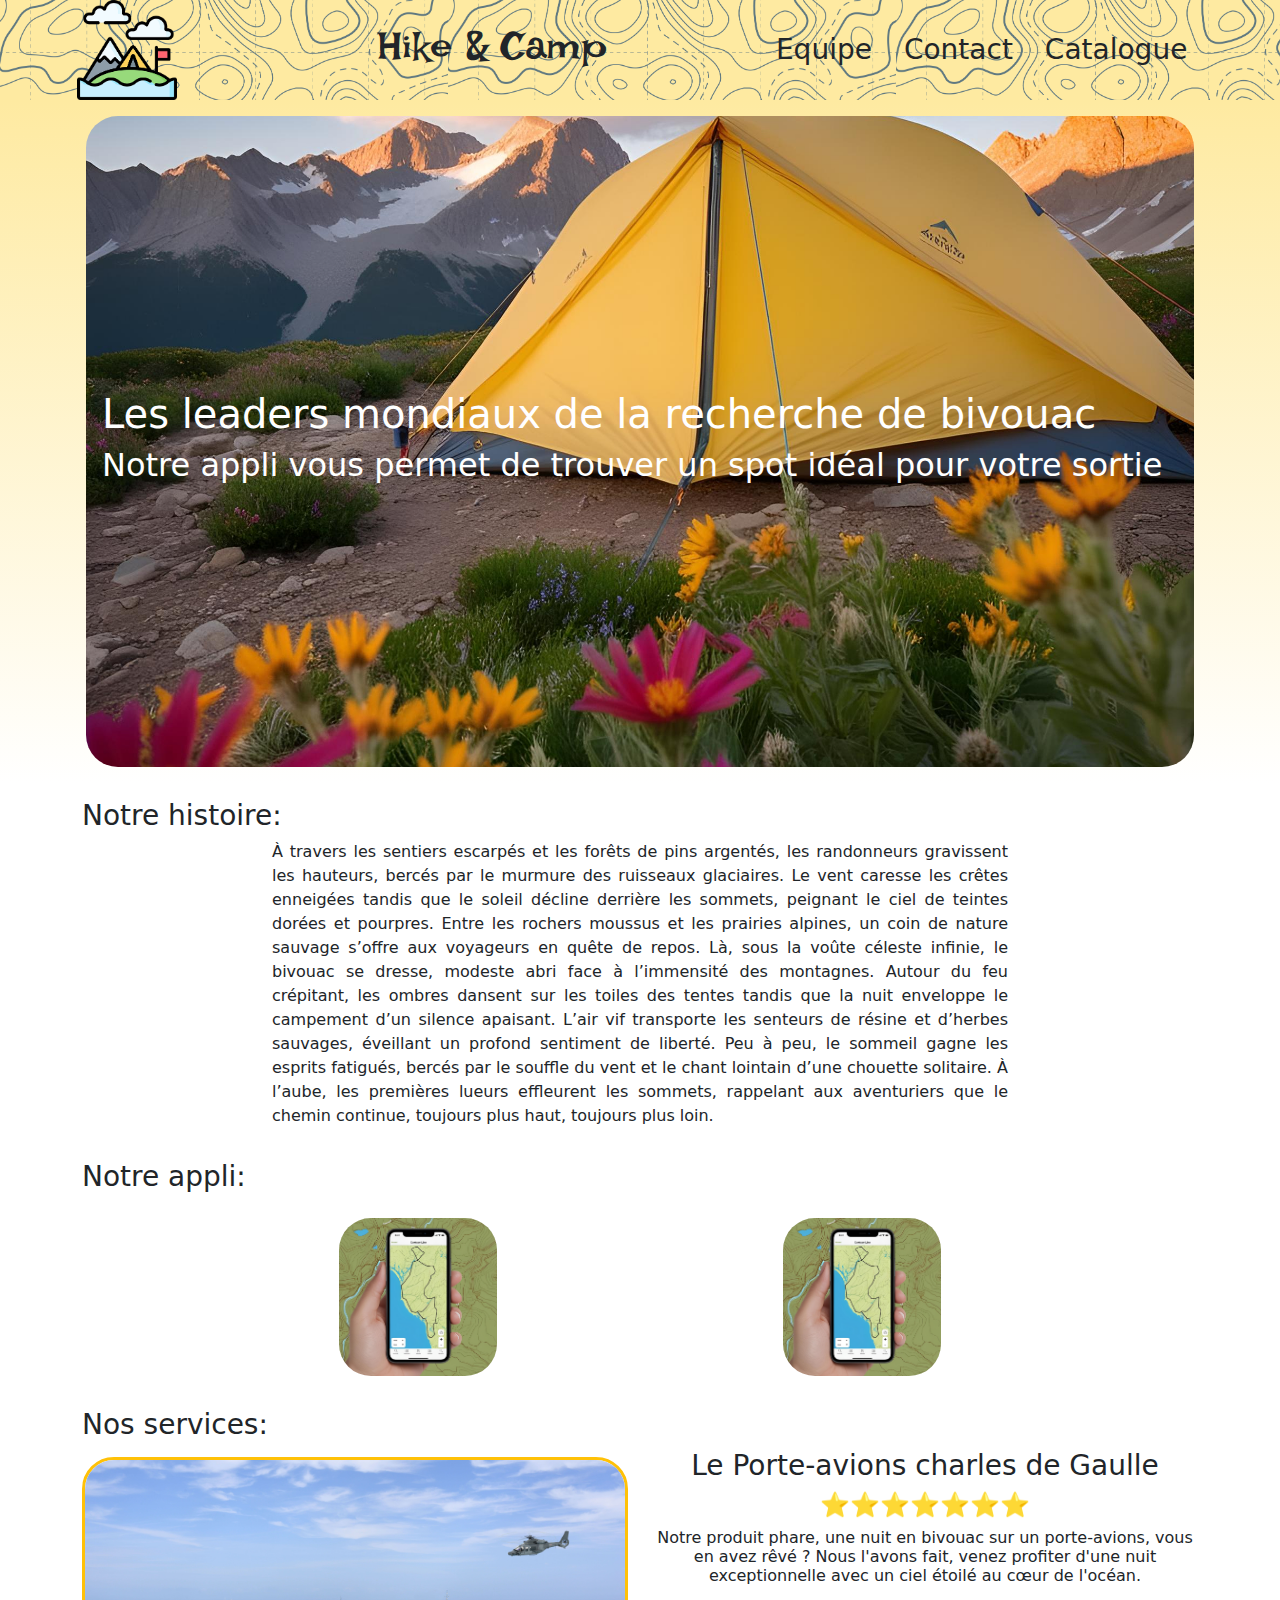
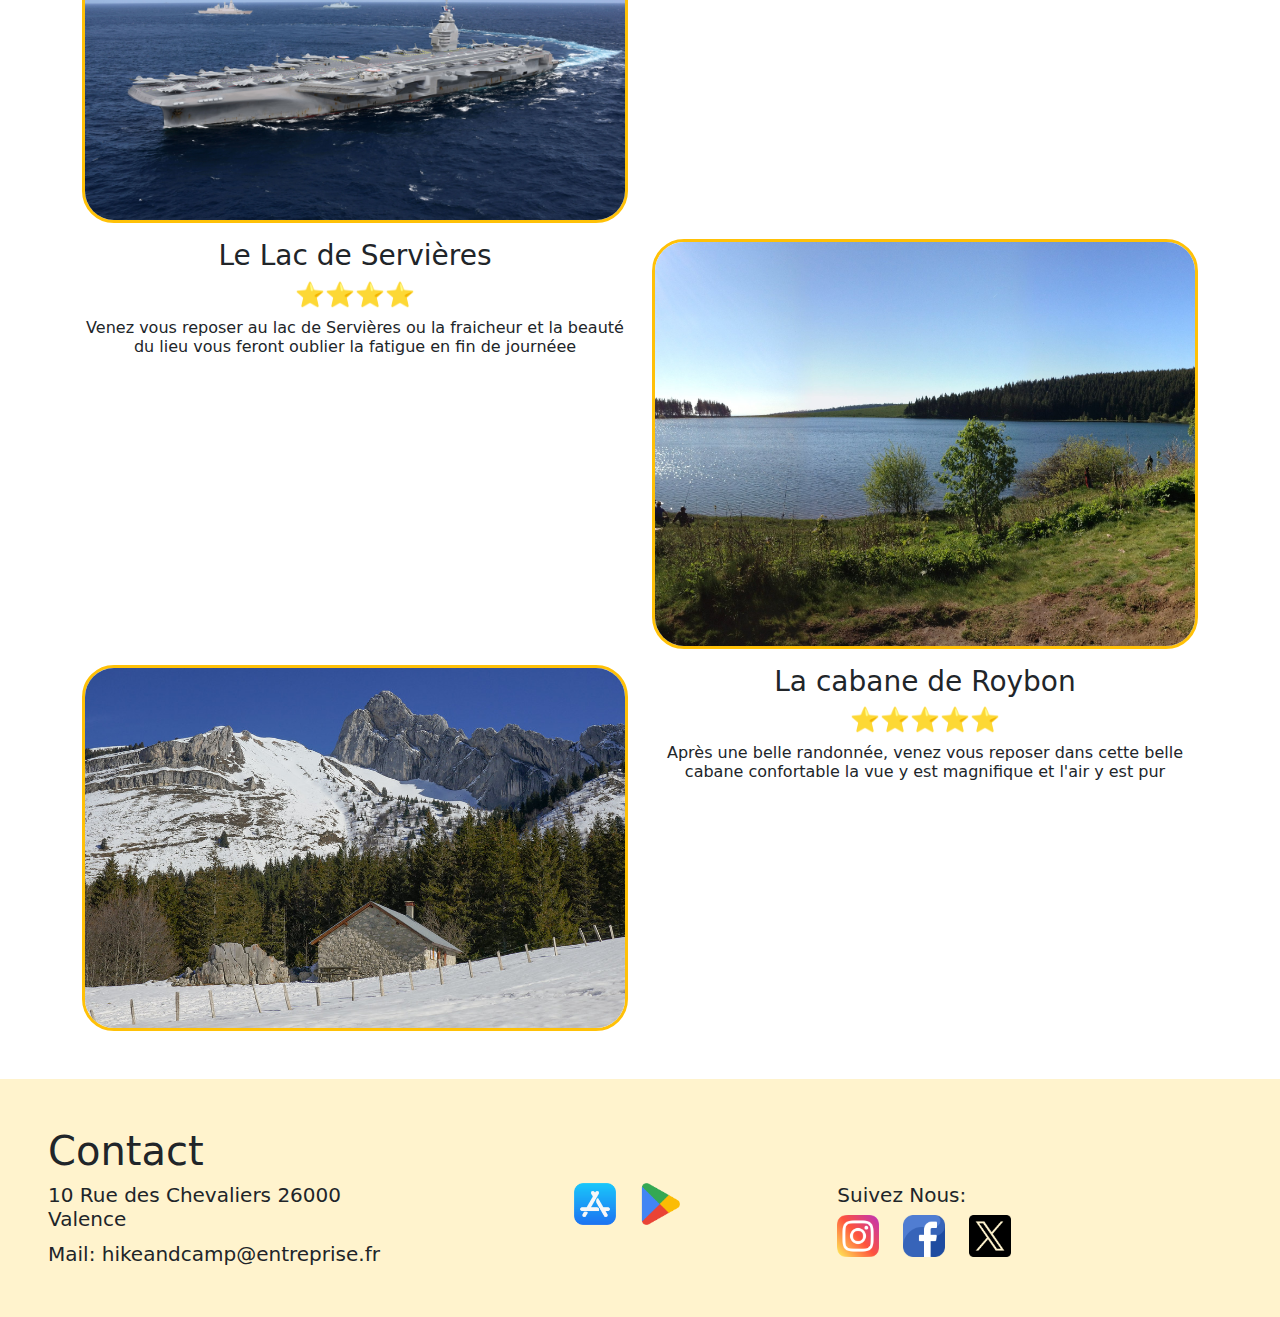
<file: index.html>
<!DOCTYPE html>
<html lang="fr">

<head>
    <meta charset="utf-8">
    <meta name="viewport" content="width=device-width, initial-scale=1">
    <link href="https://cdn.jsdelivr.net/npm/bootstrap@5.3.3/dist/css/bootstrap.min.css" rel="stylesheet"
        integrity="sha384-QWTKZyjpPEjISv5WaRU9OFeRpok6YctnYmDr5pNlyT2bRjXh0JMhjY6hW+ALEwIH" crossorigin="anonymous">
    <link href="style.css" rel="stylesheet">
    <title>Hike & Camp</title>
    <link rel="icon" type="image/x-icon" href="./Images/Logo.png">
</head>

<body>
    <ul class="nav justify-content-around navheader bg-primary sticky-top align-items-center">
        <li class="nav-item">
            <a href="index.html"><img src="Images/Logo.png" class="img-fluid logo roule" alt="logo"></a>
        </li>
        <li class="nav-item">
            <h1 class="marque">Hike & Camp</h1>
        </li>
        <li class="nav-item d-flex flex-row">
            <a class="nav-link fs-3 text-dark" href="equipe.html">Equipe</a>
            <a class="nav-link fs-3 text-dark" href="contact.html">Contact</a>
            <a class="nav-link fs-3 text-dark" href="catalogue.php">Catalogue</a>

        </li>

    </ul>
    <section id="blocDescription">
        <div class="card text-white container-sm bg-transparent border-0 p-3">
            <img src="Images/image_accueil_bivouac.png" class="card-img rounded-5" alt="Image">
            <div class="card-img-overlay d-flex flex-column justify-content-center align-items-start w-100 text-wrap">
                <h1 class="card-title ps-3 display-7 display-md-3 display-lg-2">Les leaders mondiaux de la recherche de
                    bivouac</h1>
                <h2 class="card-title ps-3 display-7 display-md-3 display-lg-2">Notre appli vous permet de trouver un
                    spot idéal pour votre sortie</h2>
            </div>
        </div>
    </section>
    <div class="container mt-3">
        <h3>Notre histoire:</h3>
    </div>
    <div class="container">
        <div class="row justify-content-center">
            <div class="col-xl-8">
                <p>À travers les sentiers escarpés et les forêts de pins argentés, les randonneurs
                    gravissent les hauteurs, bercés par le murmure des ruisseaux glaciaires. Le vent caresse les crêtes
                    enneigées tandis que le soleil décline derrière les sommets, peignant le ciel de teintes dorées et
                    pourpres.
                    Entre les rochers moussus et les prairies alpines, un coin de nature sauvage s’offre aux voyageurs
                    en
                    quête
                    de repos. Là, sous la voûte céleste infinie, le bivouac se dresse, modeste abri face à l’immensité
                    des
                    montagnes.
                    Autour du feu crépitant, les ombres dansent sur les toiles des tentes tandis que la nuit enveloppe
                    le
                    campement d’un silence apaisant. L’air vif transporte les senteurs de résine et d’herbes sauvages,
                    éveillant
                    un profond sentiment de liberté. Peu à peu, le sommeil gagne les esprits fatigués, bercés par le
                    souffle
                    du
                    vent et le chant lointain d’une chouette solitaire. À l’aube, les premières lueurs effleurent les
                    sommets,
                    rappelant aux aventuriers que le chemin continue, toujours plus haut, toujours plus loin.
                </p>
            </div>
        </div>
    </div>
    <div class="container mt-3">
        <h3>Notre appli:</h3>
    </div>
    <div class="container">
        <div class="row justify-content-evenly">
            <div class="col-xl-2 p-3">
                <img class="img-fluid rounded-5" alt="imagedelappli" src="Images/appli_telephone.png">
            </div>
            <div class="col-xl-2 p-3">
                <img class="img-fluid rounded-5" alt="imagedelappli" src="Images/appli_telephone.png">
            </div>
        </div>
    </div>
    <!-- SERVICE        -->
    <!-- Produit 1-->
    <div class="container mt-3">
        <h3>Nos services:</h3>
    </div>
    <div class="container mt-3">
        <div class="row g-4 d-flex flex-column flex-md-row">
            <div class="col-md-6">
                <a href="./produit3.html">
                    <img class="w-100 border border-warning border-3 rounded-5" src="./Images/lieux/porteavion.jpg"
                        alt="porteavions">
                </a>
            </div>
            <div class="col-md-6 g-3 text-center">
                <h3>Le Porte-avions charles de Gaulle</h3>
                <h4 class="text-center">⭐⭐⭐⭐⭐⭐⭐</h4>
                <h6>Notre produit phare, une nuit en bivouac sur un porte-avions, vous en avez rêvé ? Nous l'avons
                    fait,
                    venez profiter d'une nuit exceptionnelle avec un ciel étoilé au cœur de l'océan.
                </h6>
            </div>
        </div>
    </div>
    <!-- Produit 2-->
    <div class="container mt-3">
        <div class="row g-4 d-flex flex-column flex-md-row-reverse">
            <div class="col-md-6">
                <a href="./produit3.html">
                <div class="ratio ratio-4x3">
                    <img class="object-fit-cover w-100 border border-warning border-3 rounded-5"
                        src="./Images/lieux/servieres.jpg" alt="porteavions">
                </div>
                </a>
            </div>
            <div class="col-md-6 text-center">
                <h3>Le Lac de Servières</h3>
                <h4 class="text-center">⭐⭐⭐⭐</h4>
                <h6>Venez vous reposer au lac de Servières ou la fraicheur et la beauté du lieu vous feront oublier la
                    fatigue en fin de journéee
                </h6>
            </div>
        </div>
    </div>
    <!-- Produit 3-->
    <div class="container mt-3">
        <div class="row g-4 d-flex flex-column flex-md-row">
           <div class="col-md-6"> 
               <a href="./produit3.html">
            
                <img class="w-100 border border-warning border-3 rounded-5" src="./Images/lieux/roybon.jpeg"
                    alt="porteavions">
                        </a> 
           </div>
            <div class="col-md-6 text-center">
                <h3>La cabane de Roybon</h3>
                <h4 class="text-center">⭐⭐⭐⭐⭐</h4>
                <h6>Après une belle randonnée, venez vous reposer dans cette belle cabane confortable la vue y est
                    magnifique et l'air y est pur
                </h6>
            </div>
        </div>
    </div>

    <!-- FOOTER      -->
    <footer class="container-fluid mt-5 p-5 bg-warning-subtle ">
        <div class="row">
            <div class="row">
                <h2 class="fs-1">Contact</h2>
            </div>

            <div class="row">
                <div class="col-12 col-xl-4">
                    <h3 class="fs-5">10 Rue des Chevaliers 26000 Valence</h3>
                    <a href="mailto:hikeandcamp@entreprise.fr" class="link-dark fs-5 link-underline-opacity-0">Mail:
                        hikeandcamp@entreprise.fr</a>
                </div>
                <div class="col-12 col-xl-4">
                    <div class="d-flex row justify-content-center">
                        <a href="" class="col-3 col-xl-2" role="button"><img src="./Images/appstore.png"
                                class="img-fluid" alt="logo-appstore"></a>
                        <a href="" class="col-3 col-xl-2" role="button"><img src="./Images/playstore.png"
                                class="img-fluid" alt="logo_playstore"></a>
                    </div>
                </div>

                <div class="col-12 col-xl-4">
                    <h2 class="fs-5">Suivez Nous:</h2>
                    <div class="row">
                        <a class="col-3 col-xl-2 " id="logo_insta" href="https://www.instagram.com/"><img
                                class="img-fluid" src="Images/instagram.png" alt="logo instagram"
                                title="logo instagram"></a>
                        <a class="col-3 col-xl-2" id="logo_face" href="https://www.facebook.com"><img class="img-fluid"
                                src="Images/facebook.png" alt="logo facebook" title="logo facebook"></a>
                        <a class="col-3 col-xl-2" id="logo_twit" href="https://x.com"><img class="img-fluid"
                                src="Images/twitter.png" alt="logo twitter" title="logo twitter"></a>
                    </div>

                </div>

            </div>
        </div>

    </footer>
</body>

</html>
</file>
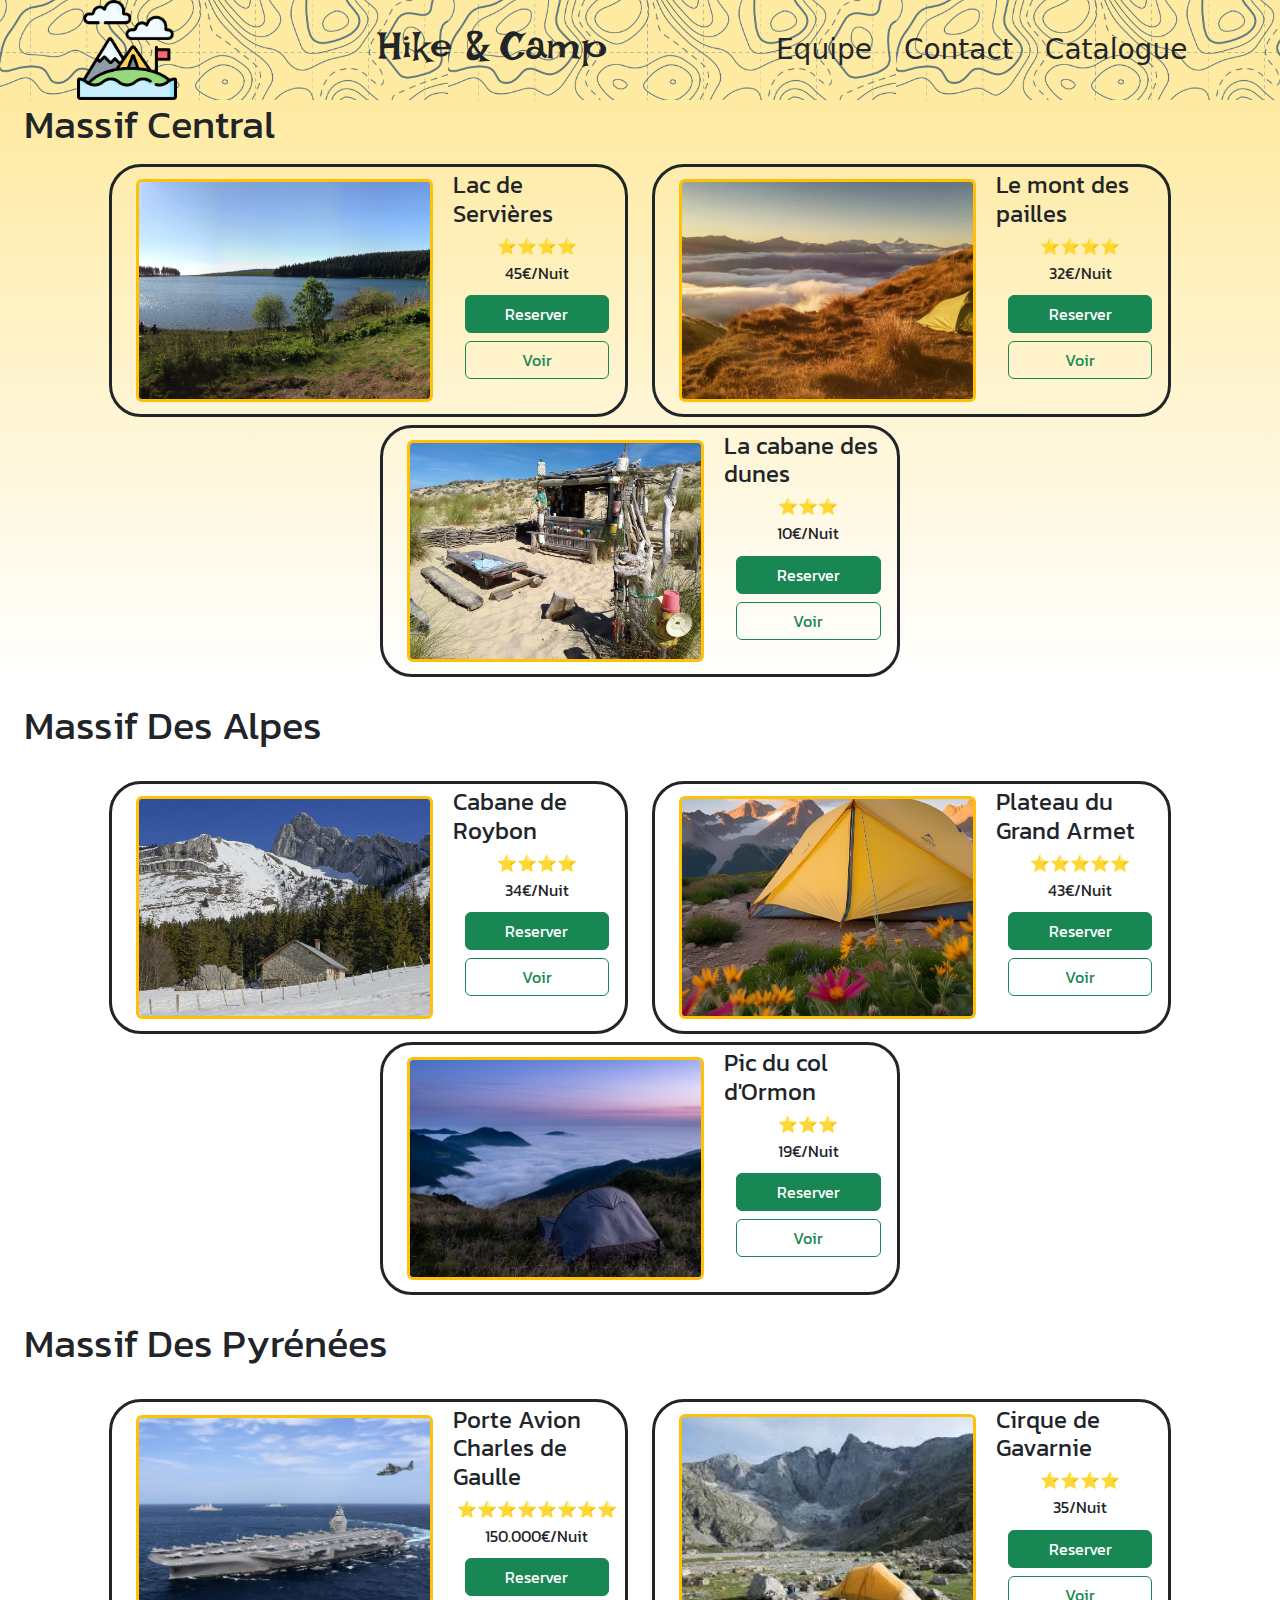
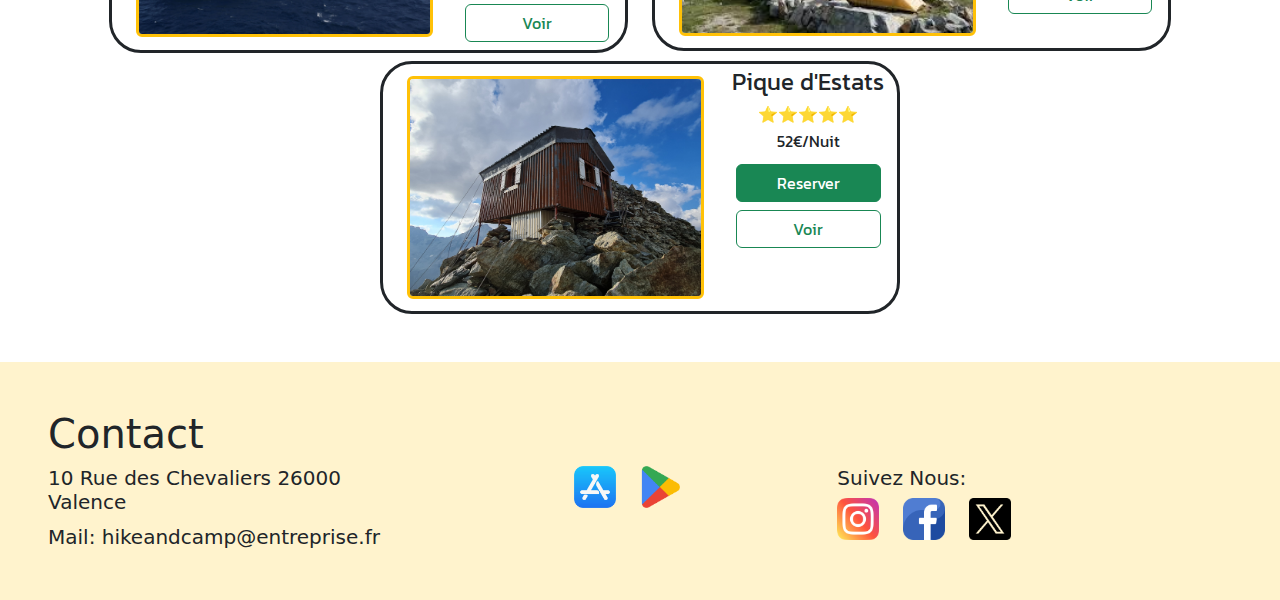
<file: catalogue.html>
<!DOCTYPE html>
<html lang="en">

<head>
    <meta charset="UTF-8">
    <meta name="viewport" content="width=device-width, initial-scale=1.0">
    <link rel="icon" type="image/png" href="Images/Logo.png">
    <!-- BootStrap -->
    <meta name="viewport" content="width=device-width, initial-scale=1">
    <link href="https://cdn.jsdelivr.net/npm/bootstrap@5.3.3/dist/css/bootstrap.min.css" rel="stylesheet"
        integrity="sha384-QWTKZyjpPEjISv5WaRU9OFeRpok6YctnYmDr5pNlyT2bRjXh0JMhjY6hW+ALEwIH" crossorigin="anonymous">
    <!-- Style Perso -->
    <link href="style.css" rel="stylesheet">

    <title>HikeAndCamp</title>
</head>

<body>
    <!-- Menu -->
    <ul class="nav justify-content-around navheader bg-primary sticky-top align-items-center">
        <li class="nav-item">
            <a href="./index.html"><img src="./Images/Logo.png" class="img-fluid logo" alt="logo"></a>
        </li>
        <li class="nav-item">
            <h1 class="marque">Hike & Camp</h1>
        </li>
        <li class="nav-item d-flex flex-row">
            <a class="nav-link fs-3 text-dark" href="./equipe.html">Equipe</a>
            <a class="nav-link fs-3 text-dark" href="./contact.html">Contact</a>
            <a class="nav-link fs-3 text-dark" href="./catalogue.html">Catalogue</a>

        </li>

    </ul>
    <!-- Fin Menu -->
    <main id="ancre">
        <div class="position-fixed z-3  m-0 translate-middle-x start-50 w-75 mb-3">
            <form id="formulaire_reservation" method="post" action="https://httpbin.org/post et" class="bg-primary p-2 border border-black border-5 rounded-5">
                <a href="#ancre" role="button" class="btn btn-close position-absolute end-0 me-3"></a>
                <div class="row justify-content-around">
                    <div class="col-12 col-xl-4 mt-3 text-center">
                        <h4 class="form-label fw-bold">Nom</h4>
                        <input type="text" name="Nom" class="form-control" placeholder="Entrez votre nom" required>
                    </div>
                    <div class="col-12 col-xl-4 mt-3 text-center">
                        <h4 form-label fw-bold>Mail</h4>
                        <input type="email" name="Mail" class="form-control" placeholder="Entrez votre mail" required>
                    </div>
                </div>
                <div class="row justify-content-around mt-3 text-center">
                    <div class="col-12 col-xl-4">
                        <h4 form-label fw-bold>Date d'arrivée</h4>
                        <input type="date" class="form-control" name="DateArrivee">
                    </div>
                    <div class="col-12 col-xl-4">
                        <h4 form-label fw-bold>Date de départ</h4>
                        <input type="date" class="form-control" name="DateDepart" >
                    </div>
                </div>
                <div class="row justify-content-center mt-3 text-center">
                    <div class="col-3 m-1">
                        <button type="reset" class="btn btn-danger">Effacer</button>
                    </div>
                    <div class="col-3 m-1">
                        <button type="submit" class="btn btn-success">Payer</button>
                    </div>
                </div>
            </form>
        </div>
        <!-- Massif Central -->
        <div id="blocDescription">
            <div>
                <h1 class="ms-4">Massif Central</h1>
            </div>
            <div class="row justify-content-center">
                <div class="col-12 col-xl-5 mt-2">
                    <div class="row m-0 img-fluid border border-dark border-3 rounded-5 p-1">
                        <div class="col-8 d-flex justify-content-center align-items-center ">
                            <div class="ratio ratio-4x3 m-2">
                                <img class="img-fluid object-fit-cover border border-warning border-3 rounded-2"
                                    src="./Images/lieux/servieres.jpg" alt="Image camp" title="Image zone bivouac">
                            </div>
                        </div>
                        <div class="col-4 d-flex flex-column align-items-center">
                            <h3 class="row fs-4">Lac de Servières</h3>
                            <h4 class="row fs-6">⭐⭐⭐⭐</h4>
                            <h4 class="row fs-6">45€/Nuit</h4>
                            <div class="row d-flex m-1 w-100">
                                <a href="#formulaire_reservation" class="btn btn-success m-auto" role="button">Reserver</a>
                            </div>
                            <div class="row d-flex m-1 w-100">
                                <a href="./produit2.html" class="btn btn-outline-success m-auto" role="button">Voir</a>
                            </div>
                        </div>
                    </div>
                </div>
                <div class="col-12 col-xl-5 mt-2">
                    <div class="row m-0 img-fluid border border-dark border-3 rounded-5 p-1">
                        <div class="col-8 d-flex justify-content-center align-items-center ">
                            <div class="ratio ratio-4x3 m-2">
                                <img class="img-fluid object-fit-cover border border-warning border-3 rounded-2"
                                    src="./Images/lieux/Lieu3.jpg" alt="Image camp" title="Image zone bivouac">
                            </div>
                        </div>
                        <div class="col-4 d-flex flex-column align-items-center">
                            <h3 class="row fs-4">Le mont des pailles</h3>
                            <h4 class="row fs-6">⭐⭐⭐⭐</h4>
                            <h4 class="row fs-6">32€/Nuit</h4>
                            <div class="row d-flex m-1 w-100">
                                <a href="#formulaire_reservation" class="btn btn-success m-auto" role="button">Reserver</a>
                            </div>
                            <div class="row d-flex m-1 w-100">
                                <a href="./produit2.html" class="btn btn-outline-success m-auto" role="button">Voir</a>
                            </div>
                        </div>
                    </div>
                </div>
                <div class="col-12 col-xl-5 mt-2">
                    <div class="row m-0 img-fluid border border-dark border-3 rounded-5 p-1">
                        <div class="col-8 d-flex justify-content-center align-items-center ">
                            <div class="ratio ratio-4x3 m-2">
                                <img class="img-fluid object-fit-cover border border-warning border-3 rounded-2"
                                    src="./Images/lieux/Lieu4.jpg" alt="Image camp" title="Image zone bivouac">
                            </div>
                        </div>
                        <div class="col-4 d-flex flex-column align-items-center">
                            <h3 class="row fs-4">La cabane des dunes</h3>
                            <h4 class="row fs-6">⭐⭐⭐</h4>
                            <h4 class="row fs-6">10€/Nuit</h4>
                            <div class="row d-flex m-1 w-100">
                                <a href="#formulaire_reservation" class="btn btn-success m-auto" role="button">Reserver</a>
                            </div>
                            <div class="row d-flex m-1 w-100">
                                <a href="./produit2.html" class="btn btn-outline-success m-auto" role="button">Voir</a>
                            </div>
                        </div>
                    </div>
                </div>
            </div>

        </div>
        <!-- Fin Massif Central -->
         <!-- Massif Des Alpes -->
        <div>
            <div>
                <h1 class="m-4">Massif Des Alpes</h1>
            </div>
            <div class="row justify-content-center">
                <div class="col-12 col-xl-5 mt-2">
                    <div class="row m-0 img-fluid border border-dark border-3 rounded-5 p-1">
                        <div class="col-8 d-flex justify-content-center align-items-center ">
                            <div class="ratio ratio-4x3 m-2">
                                <img class="img-fluid object-fit-cover border border-warning border-3 rounded-2"
                                    src="./Images/lieux/roybon.jpeg" alt="Image camp" title="Image zone bivouac">
                            </div>
                        </div>
                        <div class="col-4 d-flex flex-column align-items-center">
                            <h3 class="row fs-4">Cabane de Roybon</h3>
                            <h4 class="row fs-6">⭐⭐⭐⭐</h4>
                            <h4 class="row fs-6">34€/Nuit</h4>
                            <div class="row d-flex m-1 w-100">
                                <a href="#formulaire_reservation" class="btn btn-success m-auto" role="button">Reserver</a>
                            </div>
                            <div class="row d-flex m-1 w-100">
                                <a href="./produit1.html" class="btn btn-outline-success m-auto" role="button">Voir</a>
                            </div>
                        </div>
                    </div>
                </div>
                <div class="col-12 col-xl-5 mt-2">
                    <div class="row m-0 img-fluid border border-dark border-3 rounded-5 p-1">
                        <div class="col-8 d-flex justify-content-center align-items-center ">
                            <div class="ratio ratio-4x3 m-2">
                                <img class="img-fluid object-fit-cover border border-warning border-3 rounded-2"
                                    src="./Images/image_accueil_bivouac.png" alt="Image camp" title="Image zone bivouac">
                            </div>
                        </div>
                        <div class="col-4 d-flex flex-column align-items-center">
                            <h3 class="row fs-4">Plateau du Grand Armet</h3>
                            <h4 class="row fs-6">⭐⭐⭐⭐⭐</h4>
                            <h4 class="row fs-6">43€/Nuit</h4>
                            <div class="row d-flex m-1 w-100">
                                <a href="#formulaire_reservation" class="btn btn-success m-auto" role="button">Reserver</a>
                            </div>
                            <div class="row d-flex m-1 w-100">
                                <a href="#formulaire_reservation" class="btn btn-outline-success m-auto" role="button">Voir</a>
                            </div>
                        </div>
                    </div>
                </div>
                <div class="col-12 col-xl-5 mt-2">
                    <div class="row m-0 img-fluid border border-dark border-3 rounded-5 p-1">
                        <div class="col-8 d-flex justify-content-center align-items-center ">
                            <div class="ratio ratio-4x3 m-2">
                                <img class="img-fluid object-fit-cover border border-warning border-3 rounded-2"
                                    src="./Images/lieux/lieu6.jpg" alt="Image camp" title="Image zone bivouac">
                            </div>
                        </div>
                        <div class="col-4 d-flex flex-column align-items-center">
                            <h3 class="row fs-4">Pic du col d'Ormon</h3>
                            <h4 class="row fs-6">⭐⭐⭐</h4>
                            <h4 class="row fs-6">19€/Nuit</h4>
                            <div class="row d-flex m-1 w-100">
                                <a href="#formulaire_reservation" class="btn btn-success m-auto" role="button">Reserver</a>
                            </div>
                            <div class="row d-flex m-1 w-100">
                                <a href="#formulaire_reservation" class="btn btn-outline-success m-auto" role="button">Voir</a>
                            </div>
                        </div>
                    </div>
                </div>
            </div>

        </div>
        <!-- Fin Massif Des alpes -->
         <!-- Massif Des Pyrénées -->
        <div>
            <div>
                <h1 class="m-4">Massif Des Pyrénées</h1>
            </div>
            <div class="row justify-content-center">
                <div class="col-12 col-xl-5 mt-2">
                    <div class="row m-0 img-fluid border border-dark border-3 rounded-5 p-1">
                        <div class="col-8 d-flex justify-content-center align-items-center ">
                            <div class="ratio ratio-4x3 m-2">
                                <img class="img-fluid object-fit-cover border border-warning border-3 rounded-2"
                                    src="./Images/lieux/porteavion.jpg" alt="Image camp" title="Image zone bivouac">
                            </div>
                        </div>
                        <div class="col-4 d-flex flex-column align-items-center">
                            <h3 class="row fs-4">Porte Avion Charles de Gaulle</h3>
                            <h4 class="row fs-6">⭐⭐⭐⭐⭐⭐⭐⭐</h4>
                            <h4 class="row fs-6">150.000€/Nuit</h4>
                            <div class="row d-flex m-1 w-100">
                                <a href="#formulaire_reservation" class="btn btn-success m-auto" role="button">Reserver</a>
                            </div>
                            <div class="row d-flex m-1 w-100">
                                <a href="./produit3.html" class="btn btn-outline-success m-auto" role="button">Voir</a>
                            </div>
                        </div>
                    </div>
                </div>
                <div class="col-12 col-xl-5 mt-2">
                    <div class="row m-0 img-fluid border border-dark border-3 rounded-5 p-1">
                        <div class="col-8 d-flex justify-content-center align-items-center ">
                            <div class="ratio ratio-4x3 m-2">
                                <img class="img-fluid object-fit-cover border border-warning border-3 rounded-2"
                                    src="./Images/lieux/lieu7.jpg" alt="Image camp" title="Image zone bivouac">
                            </div>
                        </div>
                        <div class="col-4 d-flex flex-column align-items-center">
                            <h3 class="row fs-4">Cirque de Gavarnie</h3>
                            <h4 class="row fs-6">⭐⭐⭐⭐</h4>
                            <h4 class="row fs-6">35/Nuit</h4>
                            <div class="row d-flex m-1 w-100">
                                <a href="#formulaire_reservation" class="btn btn-success m-auto" role="button">Reserver</a>
                            </div>
                            <div class="row d-flex m-1 w-100">
                                <a href="#formulaire_reservation" class="btn btn-outline-success m-auto" role="button">Voir</a>
                            </div>
                        </div>
                    </div>
                </div>
                <div class="col-12 col-xl-5 mt-2">
                    <div class="row m-0 img-fluid border border-dark border-3 rounded-5 p-1">
                        <div class="col-8 d-flex justify-content-center align-items-center ">
                            <div class="ratio ratio-4x3 m-2">
                                <img class="img-fluid object-fit-cover border border-warning border-3 rounded-2"
                                    src="./Images/lieux/lieu8.jpg" alt="Image camp" title="Image zone bivouac">
                            </div>
                        </div>
                        <div class="col-4 d-flex flex-column align-items-center">
                            <h3 class="row fs-4">Pique d'Estats</h3>
                            <h4 class="row fs-6">⭐⭐⭐⭐⭐</h4>
                            <h4 class="row fs-6">52€/Nuit</h4>
                            <div class="row d-flex m-1 w-100">
                                <a href="#formulaire_reservation" class="btn btn-success m-auto" role="button">Reserver</a>
                            </div>
                            <div class="row d-flex m-1 w-100">
                                <a href="#formulaire_reservation" class="btn btn-outline-success m-auto" role="button">Voir</a>
                            </div>
                        </div>
                    </div>
                </div>
            </div>

        </div>
        <!-- Fin Massif Des Pyrénées -->
    </main>
    <!-- Footer -->
    <footer class="container-fluid mt-5 p-5 bg-warning-subtle ">
        <div class="row">
            <div class="row">
                <h2 class="fs-1">Contact</h2>
            </div>

            <div class="row">
                <div class="col-12 col-xl-4">
                    <h3 class="fs-5">10 Rue des Chevaliers 26000 Valence</h3>
                    <a href="mailto:hikeandcamp@entreprise.fr" class="link-dark fs-5 link-underline-opacity-0">Mail:
                        hikeandcamp@entreprise.fr</a>
                </div>
                <div class="col-12 col-xl-4">
                    <div class="d-flex row justify-content-center">
                        <a href="" class="col-3 col-xl-2" role="button"><img src="./Images/appstore.png" class="img-fluid" alt="logo-appstore" ></a>
                        <a href="" class="col-3 col-xl-2" role="button"><img src="./Images/playstore.png" class="img-fluid" alt="logo_playstore"></a>
                    </div>
                </div>

                <div class="col-12 col-xl-4">
                    <h2 class="fs-5">Suivez Nous:</h2>
                    <div class="row">
                        <a class="col-3 col-xl-2 " id="logo_insta" href="https://www.instagram.com/"><img
                                class="img-fluid" src="./Images/instagram.png" alt="logo instagram"
                                title="logo instagram"></a>
                        <a class="col-3 col-xl-2" id="logo_face" href="https://www.facebook.com"><img class="img-fluid"
                                src="./Images/facebook.png" alt="logo facebook" title="logo facebook"></a>
                        <a class="col-3 col-xl-2" id="logo_twit" href="https://x.com"><img class="img-fluid"
                                src="./Images/twitter.png" alt="logo twitter" title="logo twitter"></a>
                    </div>

                </div>

            </div>
        </div>

    </footer>
    <!-- Fin Footer -->
</body>

</html>
</file>
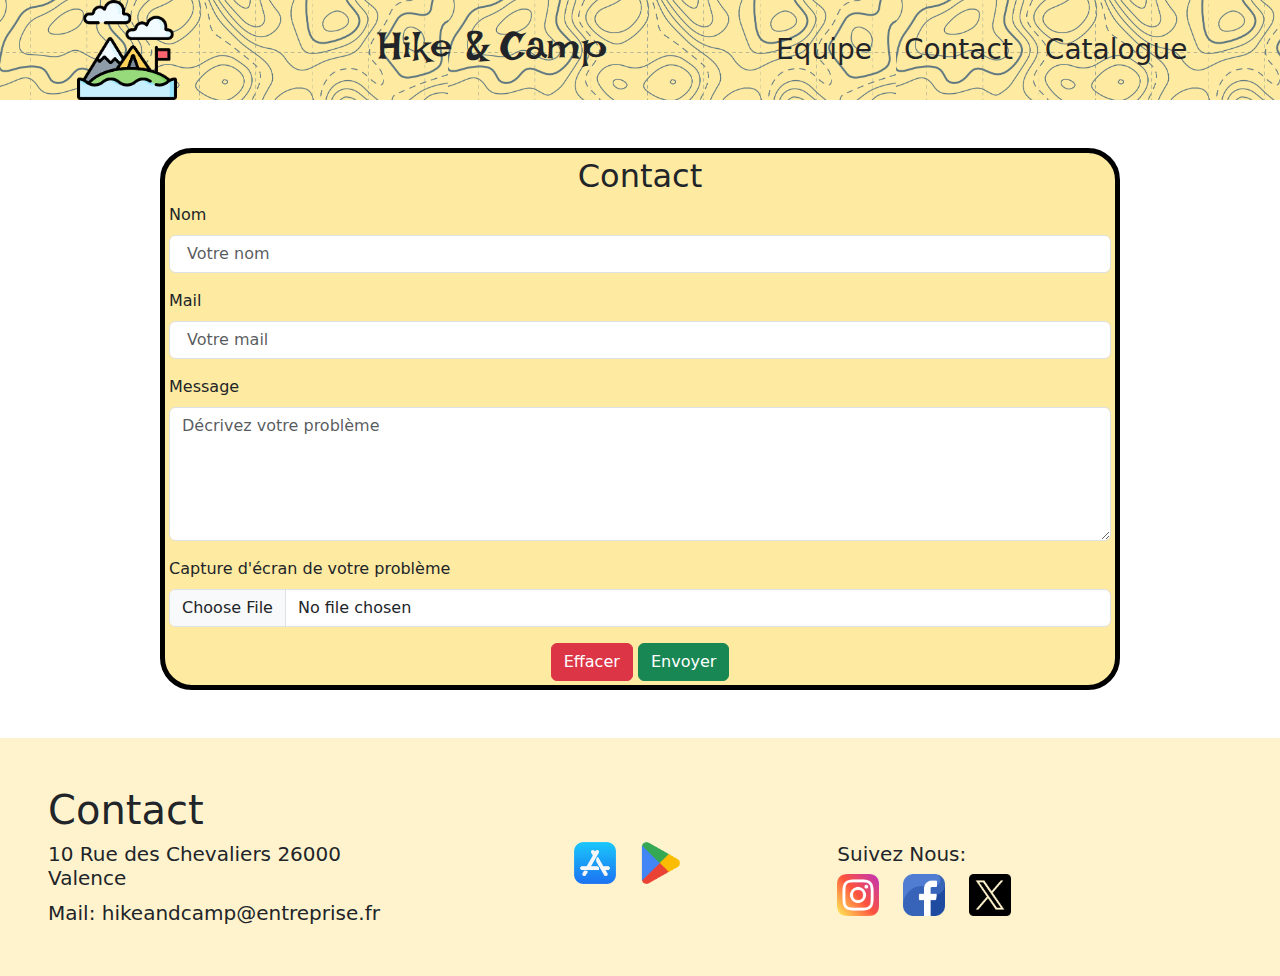
<file: contact.html>
<!DOCTYPE html>
<html lang="en">

<head>
    <meta charset="utf-8">
    <meta content="width=device-width, initial-scale=1.0" name="viewport">
    <meta content="IE=edge" http-equiv="X-UA-Compatible">
    <link href="https://cdn.jsdelivr.net/npm/bootstrap@5.3.3/dist/css/bootstrap.min.css" rel="stylesheet"
        integrity="sha384-QWTKZyjpPEjISv5WaRU9OFeRpok6YctnYmDr5pNlyT2bRjXh0JMhjY6hW+ALEwIH" crossorigin="anonymous">
    <link href="./style.css" rel="stylesheet">
    <title>Hike & Camp</title>
    <link rel="icon" type="image/x-icon" href="./Images/Logo.png">
</head>

<body>
    <ul class="nav justify-content-around navheader bg-primary sticky-top align-items-center">
        <li class="nav-item">
            <a href="./index.html"><img src="./Images/Logo.png" class="img-fluid logo" alt="logo"></a>
        </li>
        <li class="nav-item">
            <h1 class="marque">Hike & Camp</h1>
        </li>
        <li class="nav-item d-flex flex-row">
            <a class="nav-link fs-3 text-dark" href="./equipe.html">Equipe</a>
            <a class="nav-link fs-3 text-dark" href="./contact.html">Contact</a>
            <a class="nav-link fs-3 text-dark" href="./catalogue.html">Catalogue</a>

        </li>

    </ul>
    <div class="container border border-black border-5 rounded-5 p-1 bg-primary w-75 mt-5">
        <form action="https://httpbin.org/post" method="post">
            <h2 class="text-center">Contact</h2>
            <div class="mb-3 text-start">
                <label for="nom" class="form-label">Nom</label>
                <input type="text" class="form-control" id="nom" name="nom" placeholder=" Votre nom">
            </div>
            <div class="mb-3 text-start">
                <label for="mail" class="form-label">Mail</label>
                <input type="Email" class="form-control" id="mail" name="mail" placeholder=" Votre mail"
                    required>
            </div>
            <div class="mb-3 text-start">
                <label for="message" class="form-label">Message</label>
                <textarea class="form-control" id="message" name="message"
                    placeholder="Décrivez votre problème" rows="5" required></textarea>
            </div>
            <div class="mb-3 text-start">
                <label for="fichier1" class="form-label">Capture d'écran de votre problème</label>
                <input type="file" class="form-control" id="fichier1" name="fichier"></input>
            </div>
            <div class="container text-center">
                <button type="reset" class="btn btn-danger">Effacer</button>
                <button type="submit" class="btn btn-success">Envoyer</button>
            </div>
        </form>
    </div>
    <footer class="container-fluid mt-5 p-5 bg-warning-subtle ">
        <div class="row">
            <div class="row">
                <h2 class="fs-1">Contact</h2>
            </div>

            <div class="row">
                <div class="col-12 col-xl-4">
                    <h3 class="fs-5">10 Rue des Chevaliers 26000 Valence</h3>
                    <a href="mailto:hikeandcamp@entreprise.fr" class="link-dark fs-5 link-underline-opacity-0">Mail:
                        hikeandcamp@entreprise.fr</a>
                </div>
                <div class="col-12 col-xl-4">
                    <div class="d-flex row justify-content-center">
                        <a href="" class="col-3 col-xl-2" role="button"><img src="./Images/appstore.png" class="img-fluid" alt="logo-appstore" ></a>
                        <a href="" class="col-3 col-xl-2" role="button"><img src="./Images/playstore.png" class="img-fluid" alt="logo_playstore"></a>
                    </div>
                </div>
                <div class="col-12 col-xl-4">
                    <h2 class="fs-5">Suivez Nous:</h2>
                    <div class="row">
                        <a class="col-3 col-xl-2 " id="logo_insta" href="https://www.instagram.com/"><img
                                class="img-fluid" src="./Images/instagram.png" alt="logo instagram"
                                title="logo instagram"></a>
                        <a class="col-3 col-xl-2" id="logo_face" href="https://www.facebook.com"><img class="img-fluid"
                                src="./Images/facebook.png" alt="logo facebook" title="logo facebook"></a>
                        <a class="col-3 col-xl-2" id="logo_twit" href="https://x.com"><img class="img-fluid"
                                src="./Images/twitter.png" alt="logo twitter" title="logo twitter"></a>
                    </div>

                </div>

            </div>
        </div>

    </footer>



    </div>
</body>

</html>
</file>
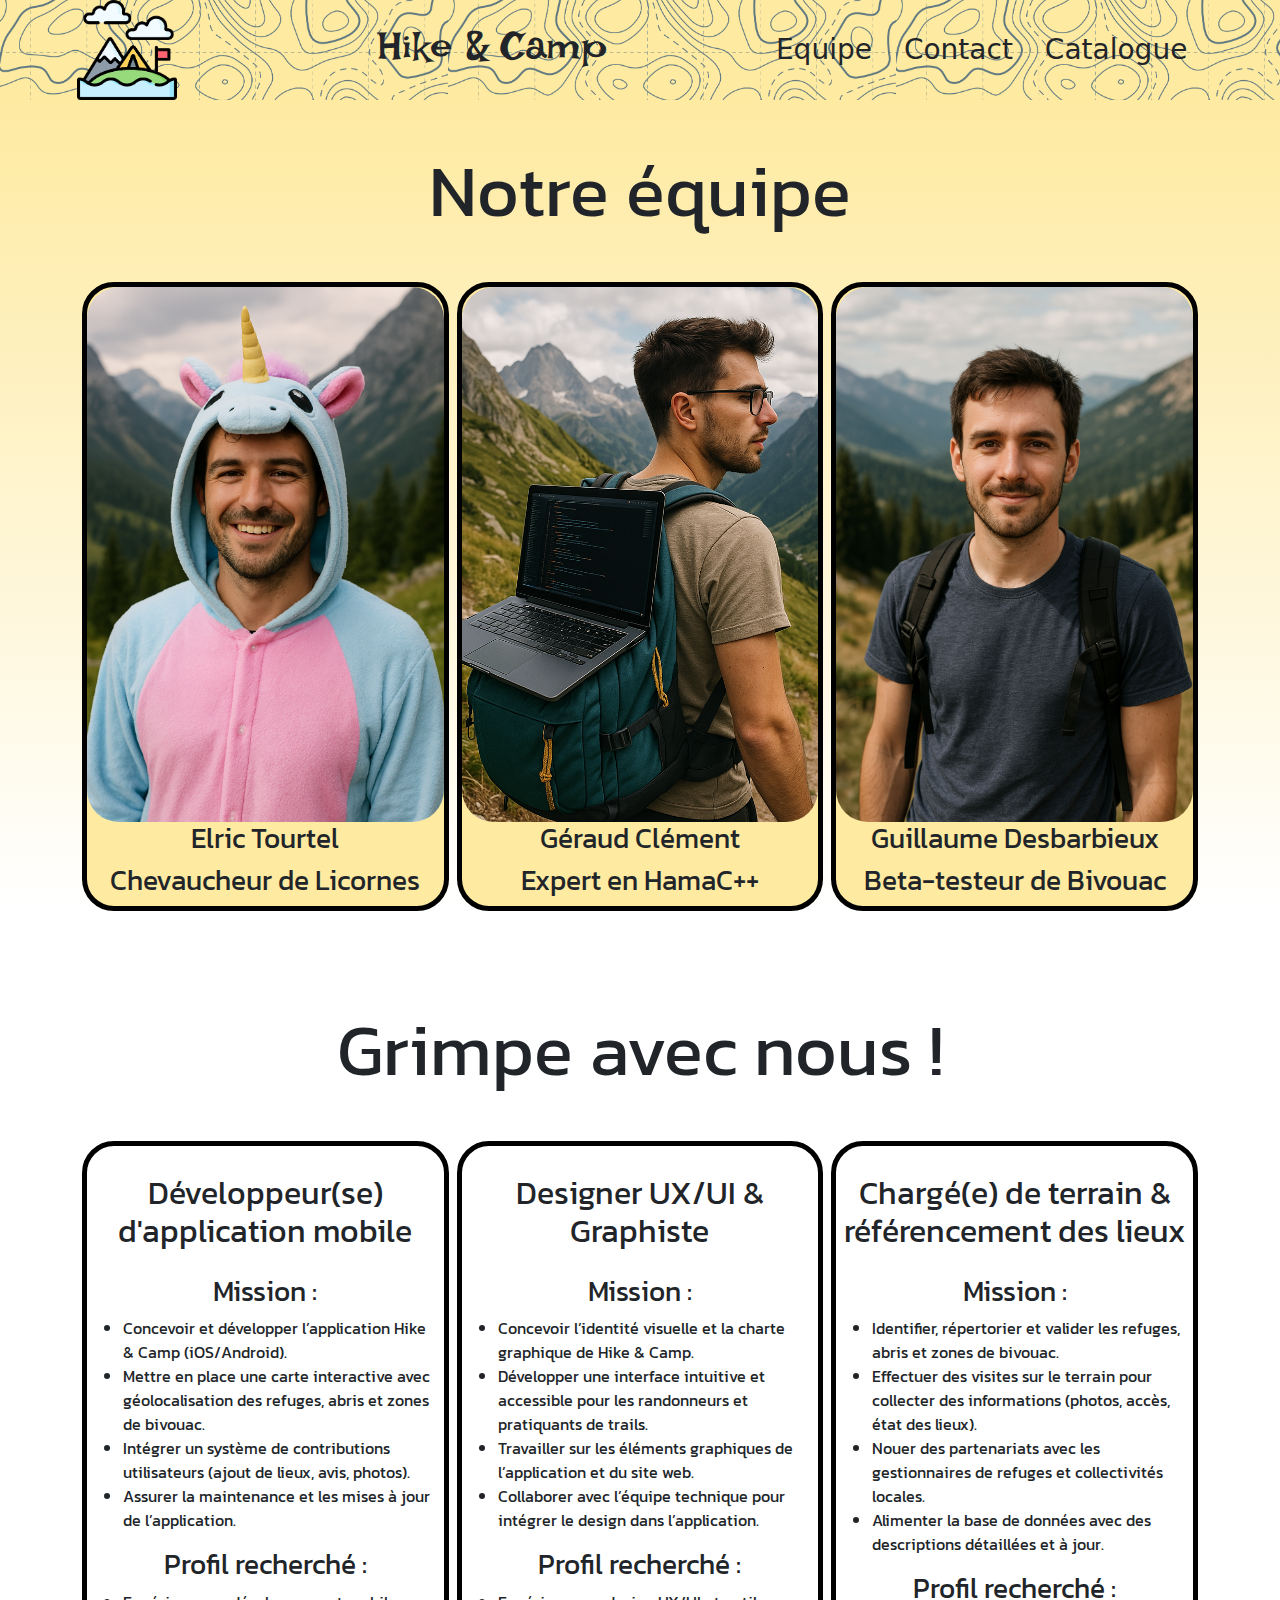
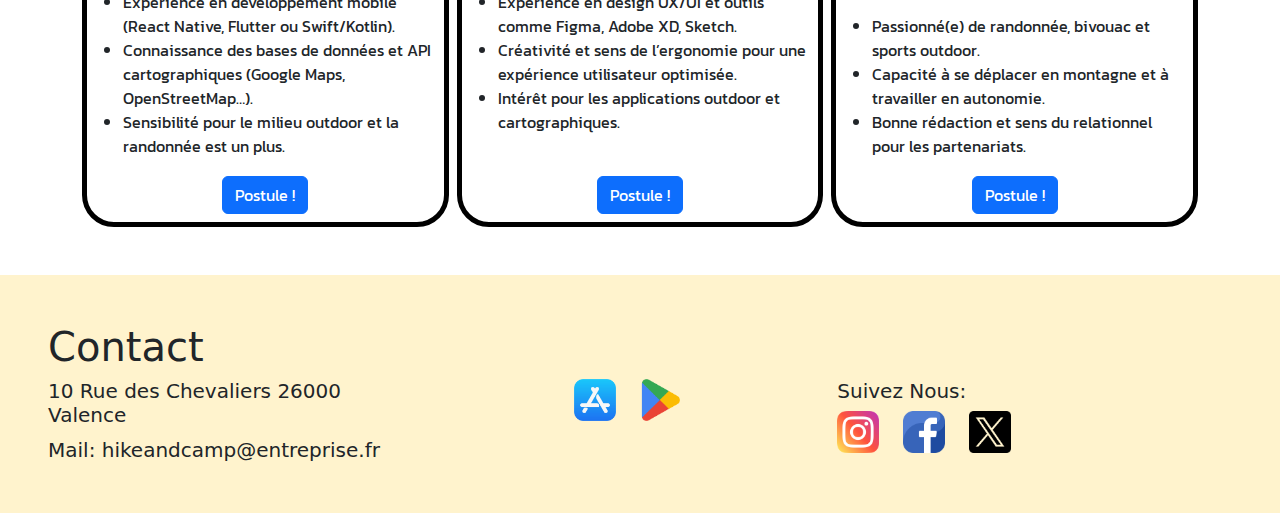
<file: equipe.html>
<!DOCTYPE html>
<html lang="fr">

<head>
    <meta charset="UTF-8">
    <meta name="viewport" content="width=device-width, initial-scale=1.0">
    <title>Hike & Camp</title>
    <link rel="icon" type="image/x-icon" href="./Images/Logo.png">
   

    <!-- Intégration bootstrap -->
    <link href="https://cdn.jsdelivr.net/npm/bootstrap@5.3.3/dist/css/bootstrap.min.css" rel="stylesheet"
        integrity="sha384-QWTKZyjpPEjISv5WaRU9OFeRpok6YctnYmDr5pNlyT2bRjXh0JMhjY6hW+ALEwIH" crossorigin="anonymous">

        <link rel="stylesheet" href="./style.css">

    <!-- Importation Police de caractères -->

    <!-- Ligne de commande pour responsive -->
    <meta name="viewport" content="width=device-width, initial-scale=1.0">
</head>


<body>
    <!-- Intégrer ici le header -->

    <ul class="nav justify-content-around navheader bg-primary sticky-top align-items-center">
        <li class="nav-item">
            <a href="./index.html"><img src="./Images/Logo.png" class="img-fluid logo" alt="logo"></a>
        </li>
        <li class="nav-item">
            <h1 class="marque">Hike & Camp</h1>
        </li>
        <li class="nav-item d-flex flex-row">
            <a class="nav-link fs-3 text-dark" href="./equipe.html">Equipe</a>
            <a class="nav-link fs-3 text-dark" href="./contact.html">Contact</a>
            <a class="nav-link fs-3 text-dark" href="./catalogue.php">Catalogue</a>

        </li>

    </ul>

    <main>
        <!-- Section présentation de l'équipe -->
        <section  id="blocDescription" class="text-center">
            <h2 class="display-2 mb-5 pt-5">Notre équipe</h2>

            <div class="container">
                <div class="row row-cols-1 row-cols-lg-3 g-2 ">
                    <!-- Fiche poste 1 -->
                    <div class="col">
                        <div class="border border-black border-5 rounded-5 bg-primary h-100">
                            <a class="text-dark text-decoration-none" href="./page_cv_elric.html">
                                <img class="img-fluid h-80 rounded-5" src="./Images/photo_elric.png"
                                    alt="Photo de Elric Tourtel">
                                <h3>Elric Tourtel</h3>
                                <h3>Chevaucheur de Licornes</h3>
                            </a>
                        </div>
                    </div>
                    <!-- Fiche poste 2 -->
                    <div class="col">
                        <div class="border border-black border-5 rounded-5 bg-primary h-100">
                            <a class="text-dark text-decoration-none" href="./page_cv_geraud.html">
                                <img class="img-fluid rounded-5" src="./Images/photo_geraud.png"
                                    alt="Photo de Geraud Clément">
                                <h3>Géraud Clément</h3>
                                <h3>Expert en HamaC++ </h3>
                            </a>
                        </div>
                    </div>
                    <!-- Fiche poste 3 -->
                    <div class="col">
                        <div class="border border-black border-5 rounded-5 bg-primary h-100">
                            <a class="text-dark text-decoration-none" href="./page_cv_guillaume.html">
                                <img class="img-fluid rounded-5" src="./Images/photo_guillaume.png"
                                    alt="Photo de Guillaume Desbarbieux">
                                <h3>Guillaume Desbarbieux</h3>
                                <h3>Beta-testeur de Bivouac</h3>

                            </a>
                        </div>
                    </div>
                </div>
            </div>
        </section>

        <!-- Section recrutement -->
        <section class="text-center">
            <h2 id="recrutement" class="display-2 m-5 pt-5">Grimpe avec nous !</h2>
            <div class="position-relative">
                <div class="container position-relative">
                    <div class="row row-cols-1 row-cols-xl-3 g-2">
                        <!-- Poste 1 -->
                        <div class="col">
                            <div class="border border-black border-5 rounded-5 p-1 pb-5 h-100 position-relative ">
                                <h2 class="my-4">Développeur(se) d'application mobile</h2>
                                <h3>Mission :</h3>
                                <ul class="text-start">
                                    <li>Concevoir et développer l’application Hike & Camp (iOS/Android).</li>
                                    <li>Mettre en place une carte interactive avec géolocalisation des refuges, abris et
                                        zones de bivouac.</li>
                                    <li>Intégrer un système de contributions utilisateurs (ajout de lieux, avis,
                                        photos).</li>
                                    <li>Assurer la maintenance et les mises à jour de l’application.</li>
                                </ul>
                                <h3>Profil recherché :</h3>
                                <ul class="text-start">
                                    <li>Expérience en développement mobile (React Native, Flutter ou Swift/Kotlin).</li>
                                    <li>Connaissance des bases de données et API cartographiques (Google Maps,
                                        OpenStreetMap…).</li>
                                    <li>Sensibilité pour le milieu outdoor et la randonnée est un plus.</li>
                                </ul>

                                <a class="btn btn-primary position-absolute translate-middle-x bottom-0 mb-2"
                                    href="#formulaire_poste_1" role="button">Postule !</a>
                            </div>
                        </div>
                        <!-- Poste 2 -->
                        <div class="col">
                            <div class="border border-black border-5 rounded-5 p-1 pb-5 h-100 position-relative">
                                <h2 class="my-4">Designer UX/UI & Graphiste</h2>
                                <h3>Mission :</h3>
                                <ul class="text-start">
                                    <li>Concevoir l’identité visuelle et la charte graphique de Hike & Camp.</li>
                                    <li>Développer une interface intuitive et accessible pour les randonneurs et
                                        pratiquants de trails.</li>
                                    <li>Travailler sur les éléments graphiques de l’application et du site web.</li>
                                    <li>Collaborer avec l’équipe technique pour intégrer le design dans l’application.
                                    </li>
                                </ul>
                                <h3>Profil recherché :</h3>
                                <ul class="text-start">
                                    <li>Expérience en design UX/UI et outils comme Figma, Adobe XD, Sketch.</li>
                                    <li>Créativité et sens de l’ergonomie pour une expérience utilisateur optimisée.
                                    </li>
                                    <li>Intérêt pour les applications outdoor et cartographiques.</li>
                                </ul>
                                <a class="btn btn-primary position-absolute translate-middle-x bottom-0 mb-2"
                                    href="#formulaire_poste_2" role="button">Postule !</a>
                            </div>
                        </div>
                        <!-- Poste 3 -->
                        <div class="col">
                            <div class="border border-black border-5 rounded-5 p-1 pb-5 h-100 position-relative">
                                <h2 class="my-4">Chargé(e) de terrain & référencement des lieux</h2>
                                <h3>Mission :</h3>
                                <ul class="text-start">
                                    <li>Identifier, répertorier et valider les refuges, abris et zones de bivouac.</li>
                                    <li>Effectuer des visites sur le terrain pour collecter des informations (photos,
                                        accès, état des lieux).</li>
                                    <li>Nouer des partenariats avec les gestionnaires de refuges et collectivités
                                        locales.</li>
                                    <li>Alimenter la base de données avec des descriptions détaillées et à jour.</li>
                                </ul>
                                <h3>Profil recherché :</h3>
                                <ul class="text-start">
                                    <li>Passionné(e) de randonnée, bivouac et sports outdoor.</li>
                                    <li>Capacité à se déplacer en montagne et à travailler en autonomie.</li>
                                    <li>Bonne rédaction et sens du relationnel pour les partenariats.</li>
                                </ul>
                                <a class="btn btn-primary position-absolute translate-middle-x bottom-0 mb-2"
                                    href="#formulaire_poste_3" role="button">Postule !</a>
                            </div>
                        </div>
                    </div>
                </div>
                <div class="container position-fixed  translate-middle-x bottom-0 start-50 mb-3 ">
                    <!-- Formulaire Poste 1 -->
                    <div id=formulaire_poste_1 class="container border border-black border-5 rounded-5 p-1 bg-primary w-75">
                        <form class="position-relative" action="https://httpbin.org/post" method="post">
                            <a class="btn btn-close position-absolute top-0 end-0 mt-3 me-4 border border-white border-3"
                                href="#recrutement" role="button"></a>
                            <h2 class="text-center">Développeur(se) d'application mobile</h2>
                            <div class="mb-3 text-start">
                                <label for="nom" class="form-label">Nom</label>
                                <input type="text" class="form-control" id="nom" name="nom" placeholder=" Votre nom">
                            </div>
                            <div class="mb-3 text-start">
                                <label for="mail" class="form-label">Mail</label>
                                <input type="Email" class="form-control" id="mail" name="mail" placeholder=" Votre mail"
                                    required>
                            </div>
                            <div class="mb-3 text-start">
                                <label for="message" class="form-label">Message</label>
                                <textarea class="form-control" id="message" name="message"
                                    placeholder=" Je veux faire partie de l'aventure" rows="5" required></textarea>
                            </div>
                            <div class="mb-3 text-start">
                                <label for="fichier1" class="form-label">Pièce jointe</label>
                                <input type="file" class="form-control" id="fichier1" name="fichier"></input>
                            </div>
                            <div class="container text-center">
                                <button type="reset" class="btn btn-danger">Effacer</button>
                                <button type="submit" class="btn btn-success">Envoyer</button>
                            </div>
                        </form>
                    </div>

                    <!-- Formulaire Poste 2 -->
                    <div id=formulaire_poste_2 class="container border border-black border-5 rounded-5 p-1 bg-primary w-75">
                        <form class="position-relative" action="https://httpbin.org/post" method="post">
                            <a class="btn btn-close position-absolute top-0 end-0 mt-3 me-4 border border-white border-3"
                                href="#recrutement" role="button"></a>
                            <h2 class="text-center">Designer UX/UI & Graphiste</h2>
                            <div class="mb-3 text-start">
                                <label for="nom2" class="form-label">Nom</label>
                                <input type="text" class="form-control" id="nom2" name="nom" placeholder=" Votre nom">
                            </div>
                            <div class="mb-3 text-start">
                                <label for="mail2" class="form-label">Mail</label>
                                <input type="Email" class="form-control" id="mail2" name="mail"
                                    placeholder=" Votre mail" required>
                            </div>
                            <div class="mb-3 text-start">
                                <label for="message2" class="form-label">Message</label>
                                <textarea class="form-control" id="message2" name="message"
                                    placeholder=" Je veux faire partie de l'aventure" rows="5" required></textarea>
                            </div>
                            <div class="mb-3 text-start">
                                <label for="fichier2" class="form-label">Pièce jointe</label>
                                <input type="file" class="form-control" id="fichier2" name="fichier"></input>
                            </div>
                            <div class="container text-center">
                                <button type="reset" class="btn btn-danger">Effacer</button>
                                <button type="submit" class="btn btn-success">Envoyer</button>
                            </div>
                        </form>
                    </div>

                    <!-- Formulaire Poste 3 -->
                    <div id=formulaire_poste_3 class="container border border-black border-5 rounded-5 p-1 bg-primary w-75">
                        <form class="position-relative" action="https://httpbin.org/post" method="post">
                            <a class="btn btn-close position-absolute top-0 end-0 mt-3 me-4 border border-white border-3"
                                href="#recrutement" role="button"></a>
                            <h2 class="text-center">Chargé(e) de terrain & référencement des lieux</h2>
                            <div class="mb-3">
                                <label for="nom3 text-start" class="form-label">Nom</label>
                                <input type="text" class="form-control" id="nom3" name="nom" placeholder=" Votre nom">
                            </div>
                            <div class="mb-3 text-start">
                                <label for="mail3" class="form-label">Mail</label>
                                <input type="email" class="form-control" id="mail3" name="mail"
                                    placeholder=" Votre mail" required>
                            </div>
                            <div class="mb-3 text-start">
                                <label for="message3" class="form-label">Message</label>
                                <textarea class="form-control" id="message3" name="message"
                                    placeholder=" Je veux faire partie de l'aventure" rows="5" required></textarea>
                            </div>
                            <div class="mb-3 text-start">
                                <label for="fichier2" class="form-label">Pièce jointe</label>
                                <input type="file" class="form-control" id="fichier2" name="fichier"></input>
                            </div>
                            <div class="container text-center">
                                <button type="reset" class="btn btn-danger">Effacer</button>
                                <button type="submit" class="btn btn-success">Envoyer</button>

                            </div>
                        </form>
                    </div>
                </div>
            </div>
        </section>
    </main>

    <footer class="container-fluid mt-5 p-5 bg-warning-subtle">
        <div class="row">
            <div class="row">
                <h2 class="fs-1">Contact</h2>
            </div>

            <div class="row">
                <div class="col-12 col-xl-4">
                    <h3 class="fs-5">10 Rue des Chevaliers 26000 Valence</h3>
                    <a href="mailto:hikeandcamp@entreprise.fr" class="link-dark fs-5 link-underline-opacity-0">Mail:
                        hikeandcamp@entreprise.fr</a>
                </div>
                <div class="col-12 col-xl-4">
                    <div class="d-flex row justify-content-center">
                        <a href="" class="col-3 col-xl-2" role="button"><img src="./Images/appstore.png" class="img-fluid" alt="logo-appstore" ></a>
                        <a href="" class="col-3 col-xl-2" role="button"><img src="./Images/playstore.png" class="img-fluid" alt="logo_playstore"></a>
                    </div>
                </div>

                <div class="col-12 col-xl-4">
                    <h2 class="fs-5">Suivez Nous:</h2>
                    <div class="row">
                        <a class="col-3 col-xl-2 " id="logo_insta" href="https://www.instagram.com/"><img
                                class="img-fluid" src="./Images/instagram.png" alt="logo instagram"
                                title="logo instagram"></a>
                        <a class="col-3 col-xl-2" id="logo_face" href="https://www.facebook.com"><img class="img-fluid"
                                src="./Images/facebook.png" alt="logo facebook" title="logo facebook"></a>
                        <a class="col-3 col-xl-2" id="logo_twit" href="https://x.com"><img class="img-fluid"
                                src="./Images/twitter.png" alt="logo twitter" title="logo twitter"></a>
                    </div>

                </div>

            </div>
        </div>

    </footer>

</body>

</html>
</file>
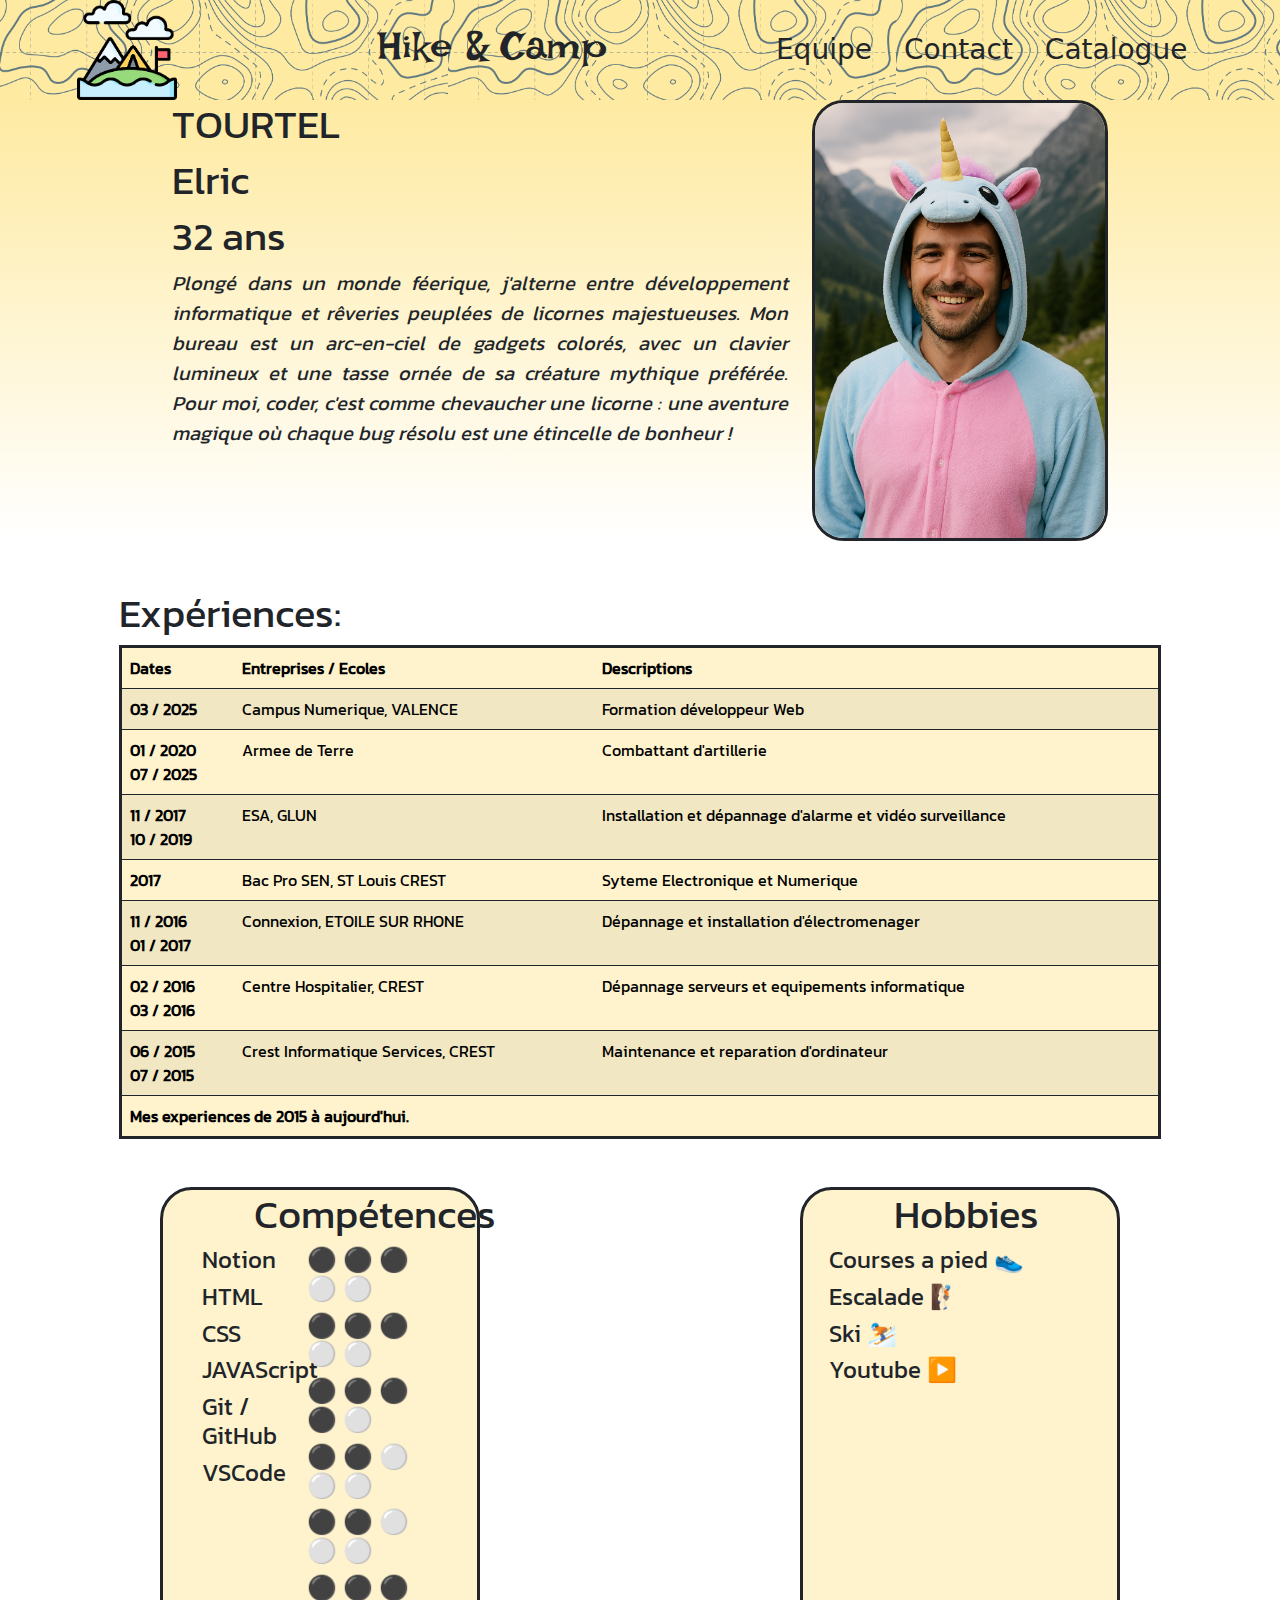
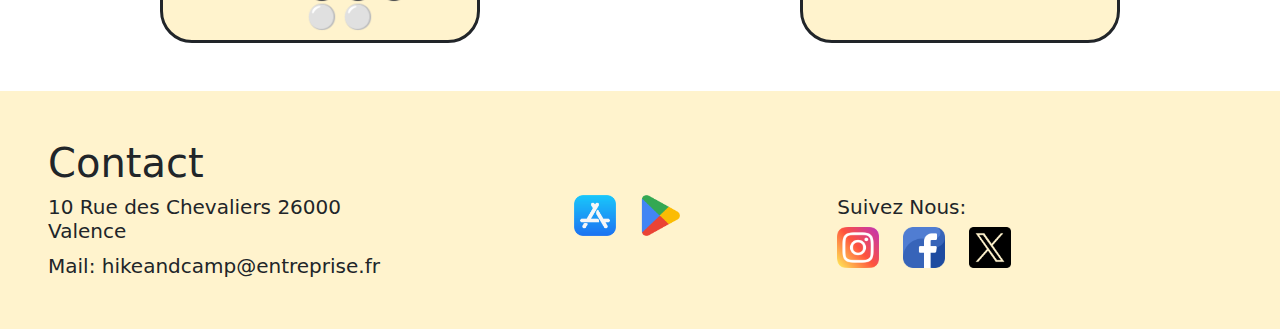
<file: page_cv_elric.html>
<!DOCTYPE html>
<html lang="en">
<head>
    <meta charset="UTF-8">
    <meta name="viewport" content="width=device-width, initial-scale=1.0">
    <link rel="icon" type="image/png" href="Images/Logo.png">
     <!-- BootStrap -->
     <meta name="viewport" content="width=device-width, initial-scale=1">
     <link href="https://cdn.jsdelivr.net/npm/bootstrap@5.3.3/dist/css/bootstrap.min.css" rel="stylesheet"
         integrity="sha384-QWTKZyjpPEjISv5WaRU9OFeRpok6YctnYmDr5pNlyT2bRjXh0JMhjY6hW+ALEwIH" crossorigin="anonymous">
     <!-- Style Perso -->
     <link href="style.css" rel="stylesheet">
    <title>HikeAndCamp</title>
</head>
<body>
    <!-- Navbar -->
    <ul class="nav justify-content-around navheader bg-primary sticky-top align-items-center">
        <li class="nav-item">
            <a href="index.html"><img src="Images/Logo.png" class="img-fluid logo" alt="logo"></a>
        </li>
        <li class="nav-item">
            <h1 class="marque">Hike & Camp</h1>
        </li>
        <li class="nav-item d-flex flex-row">
            <a class="nav-link fs-3 text-dark" href="./equipe.html">Equipe</a>
            <a class="nav-link fs-3 text-dark" href="./contact.html">Contact</a>
            <a class="nav-link fs-3 text-dark" href="./catalogue.html">Catalogue</a>

        </li>

    </ul>
    <!-- Fin NavBar -->
    <main>
        <div class="container-fluid">
            <!-- Bloc description et photo -->
            <div id="blocDescription" class="row justify-content-center">
                <div class="col-xl-6">
                    <h2 class="fs-1">TOURTEL</h2>
                    <h2 class="fs-1">Elric</h2>
                    <h2 class="fs-1">32 ans</h2>
                    <p class="fs-5"><em>Plongé dans un monde féerique, j'alterne entre développement informatique et rêveries peuplées de licornes majestueuses.

                        Mon bureau est un arc-en-ciel de gadgets colorés, avec un clavier lumineux et une tasse ornée de sa créature mythique préférée.
                        
                        Pour moi, coder, c'est comme chevaucher une licorne : une aventure magique où chaque bug résolu est une étincelle de bonheur !</em>
                    </p>
                </div>
                <div class="col-xl-3 col-sm-4">
                    <img class="img-fluid border border-dark border-3 rounded-5" src="Images/photo_elric.png"
                        alt="Photo d'Elric" title="Photo d'Elric">
                </div>
            </div>
            <!-- Bloc Experiences -->
            <div class="row justify-content-center mt-5">
                <div class="col-10">
                    <h3 class="fs-1">Expériences:</h3>
                </div>

                <div class="col-xl-10">
                    <table class="table table-warning table-striped fs-6 border border-dark border-3 rounded-5">
                        <caption>

                        </caption>
                        <thead>
                            <tr>
                                <th scope="col">Dates</th>
                                <th scope="col">Entreprises / Ecoles</th>
                                <th scope="col">Descriptions</th>
                            </tr>
                        </thead>
                        <tbody>
                            <tr>
                                <th scope="row">03 / 2025</th>
                                <td>Campus Numerique, VALENCE</td>
                                <td>Formation développeur Web</td>
                            </tr>
                            <tr>
                                <th scope="row">01 / 2020 <BR> 07 / 2025</th>
                                <td>Armee de Terre</td>
                                <td>Combattant d'artillerie</td>
                            </tr>
                            <tr>
                                <th scope="row">11 / 2017 <BR> 10 / 2019</th>
                                <td>ESA, GLUN</td>
                                <td>Installation et dépannage d'alarme et vidéo surveillance</td>
                            </tr>
                            <tr>
                                <th scope="row">2017</th>
                                <td>Bac Pro SEN, ST Louis CREST</td>
                                <td>Syteme Electronique et Numerique</td>
                            </tr>
                            <tr>
                                <th scope="row">11 / 2016 <BR> 01 / 2017</th>
                                <td>Connexion, ETOILE SUR RHONE</td>
                                <td>Dépannage et installation d'électromenager</td>
                            </tr>
                            <tr>
                                <th scope="row">02 / 2016 <BR> 03 / 2016</th>
                                <td>Centre Hospitalier, CREST</td>
                                <td>Dépannage serveurs et equipements informatique</td>
                            </tr>
                            <tr>
                                <th scope="row">06 / 2015 <BR> 07 / 2015</th>
                                <td>Crest Informatique Services, CREST</td>
                                <td>Maintenance et reparation d'ordinateur</td>
                            </tr>
                        </tbody>
                        <tfoot>
                            <tr>
                                <th scope="row" colspan="3">Mes experiences de 2015 à aujourd'hui.</th>
                            </tr>
                        </tfoot>
                    </table>
                </div>
            </div>

            <div class="row justify-content-around">
                <!-- Bloc Compétences -->
                <div class="col-xl-3 col-sm-10 mt-3 bg-warning-subtle border border-dark border-3 rounded-5">
                    <div class="row justify-content-center">
                        <h3 class="fs-1 col-6">Compétences</h3>
                    </div>
                    <div class="row justify-content-center">
                        <div class="col-xl-4 col-5">
                            <h4 class="row">Notion</h4>
                            <h4 class="row">HTML</h4>
                            <h4 class="row">CSS</h4>
                            <h4 class="row">JAVAScript</h4>
                            <h4 class="row">Git / GitHub</h4>
                            <h4 class="row">VSCode</h4>
                        </div>
                        <div class="col-xl-5 col-5">
                            <h4 class="row">⚫ ⚫ ⚫ ⚪ ⚪</h4>
                            <h4 class="row">⚫ ⚫ ⚫ ⚪ ⚪</h4>
                            <h4 class="row">⚫ ⚫ ⚫ ⚫ ⚪</h4>
                            <h4 class="row">⚫ ⚫ ⚪ ⚪ ⚪</h4>
                            <h4 class="row">⚫ ⚫ ⚪ ⚪ ⚪</h4>
                            <h4 class="row">⚫ ⚫ ⚫ ⚪ ⚪</h4>
                        </div>
                    </div>

                </div>
                <!-- Bloc Hobbies -->
                <div class="col-xl-3 col-sm-10 mt-3 bg-warning-subtle border border-dark border-3 rounded-5">
                    <div class="row justify-content-center">
                        <h3 class="fs-1 col-6">Hobbies</h3>
                    </div>
                    <div class="row justify-content-center">
                        <div class="col-10">
                            <h4 class="row">Courses a pied 👟</h4>
                            <h4 class="row">Escalade 🧗🏻</h4>
                            <h4 class="row">Ski ⛷️</h4>
                            <h4 class="row">Youtube ▶️</h4>
                        </div>

                    </div>
                </div>

            </div>
        </div>

    </main>
    <footer class="container-fluid mt-5 p-5 bg-warning-subtle ">
        <div class="row">
            <div class="row">
                <h2 class="fs-1">Contact</h2>
            </div>

            <div class="row">
                <div class="col-12 col-xl-4">
                    <h3 class="fs-5">10 Rue des Chevaliers 26000 Valence</h3>
                    <a href="mailto:hikeandcamp@entreprise.fr" class="link-dark fs-5 link-underline-opacity-0">Mail:
                        hikeandcamp@entreprise.fr</a>
                </div>
                <div class="col-12 col-xl-4">
                    <div class="d-flex row justify-content-center">
                        <a href="" class="col-3 col-xl-2" role="button"><img src="./Images/appstore.png" class="img-fluid" alt="logo-appstore" ></a>
                        <a href="" class="col-3 col-xl-2" role="button"><img src="./Images/playstore.png" class="img-fluid" alt="logo_playstore"></a>
                    </div>
                </div>

                <div class="col-12 col-xl-4">
                    <h2 class="fs-5">Suivez Nous:</h2>
                    <div class="row">
                        <a class="col-3 col-xl-2 " id="logo_insta" href="https://www.instagram.com/"><img
                                class="img-fluid" src="Images/instagram.png" alt="logo instagram"
                                title="logo instagram"></a>
                        <a class="col-3 col-xl-2" id="logo_face" href="https://www.facebook.com"><img class="img-fluid"
                                src="Images/facebook.png" alt="logo facebook" title="logo facebook"></a>
                        <a class="col-3 col-xl-2" id="logo_twit" href="https://x.com"><img class="img-fluid"
                                src="Images/twitter.png" alt="logo twitter" title="logo twitter"></a>
                    </div>

                </div>

            </div>
        </div>

    </footer>

</html>
</file>
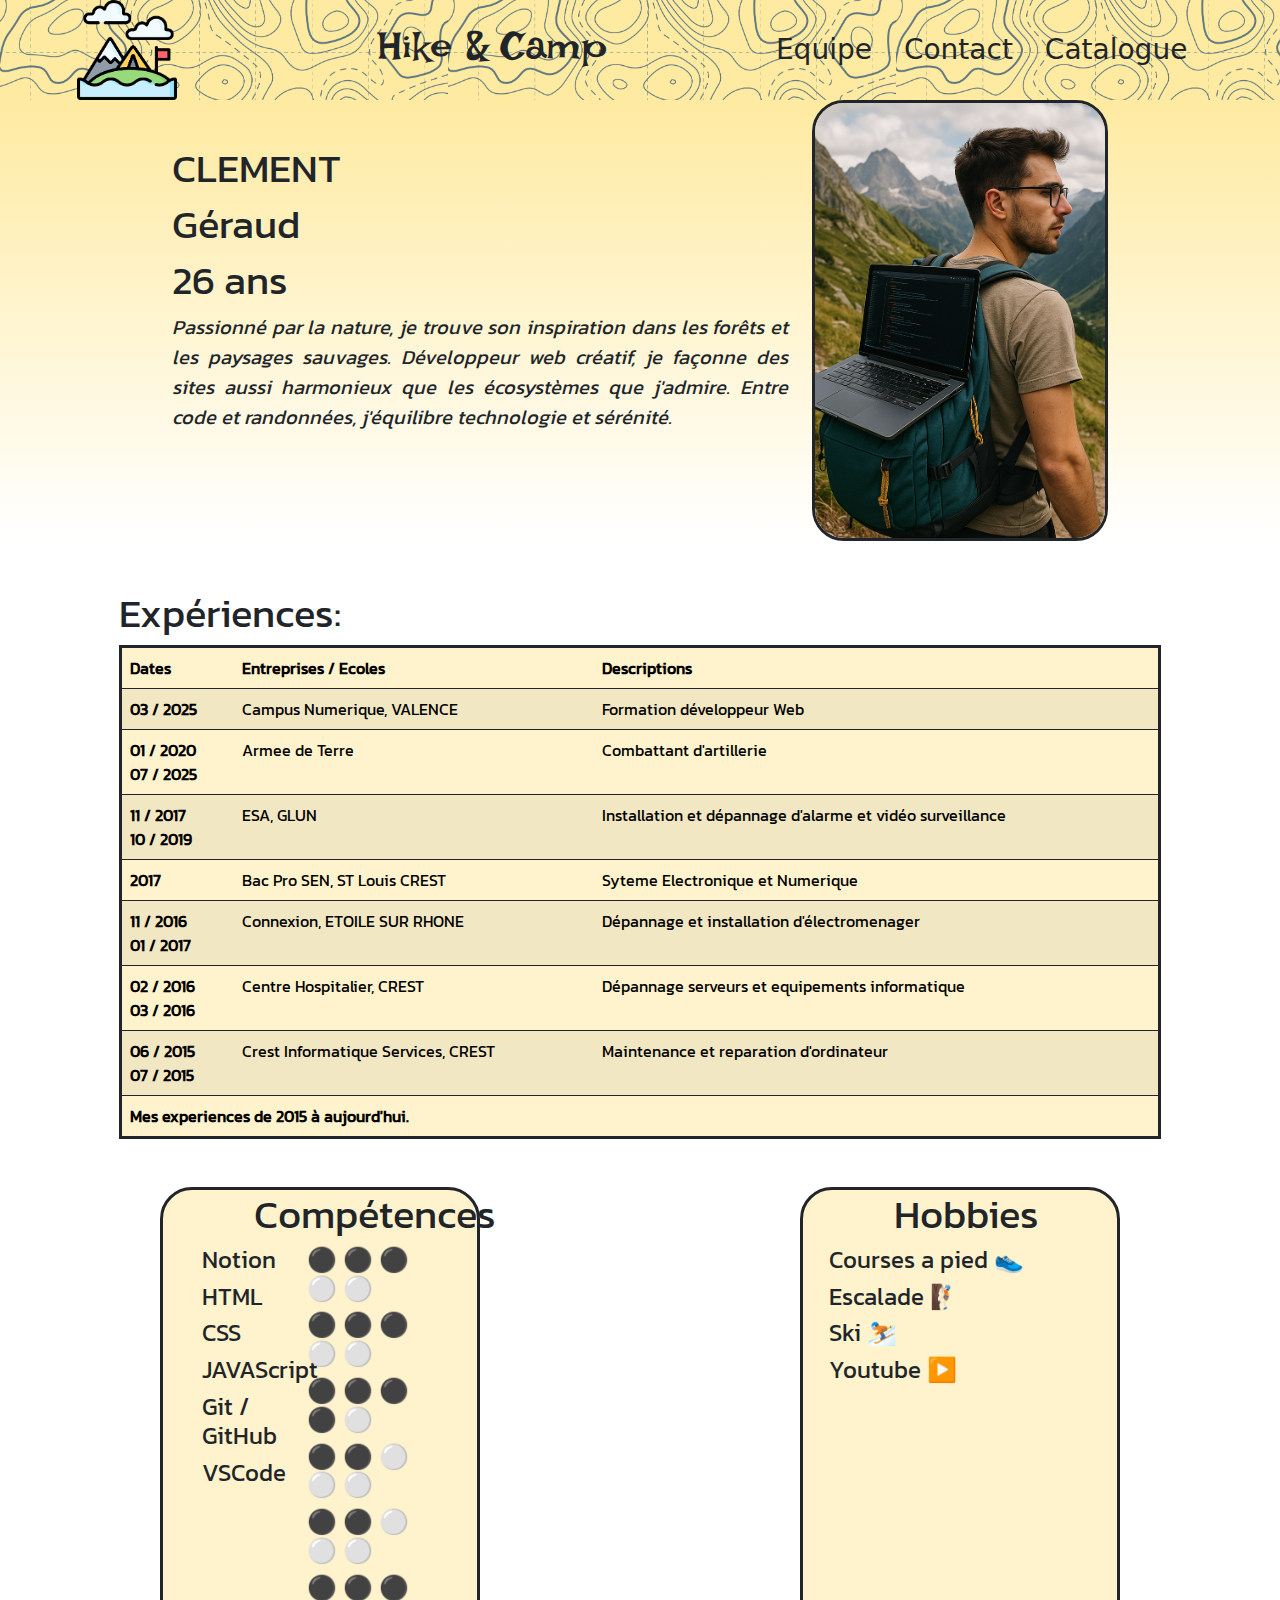
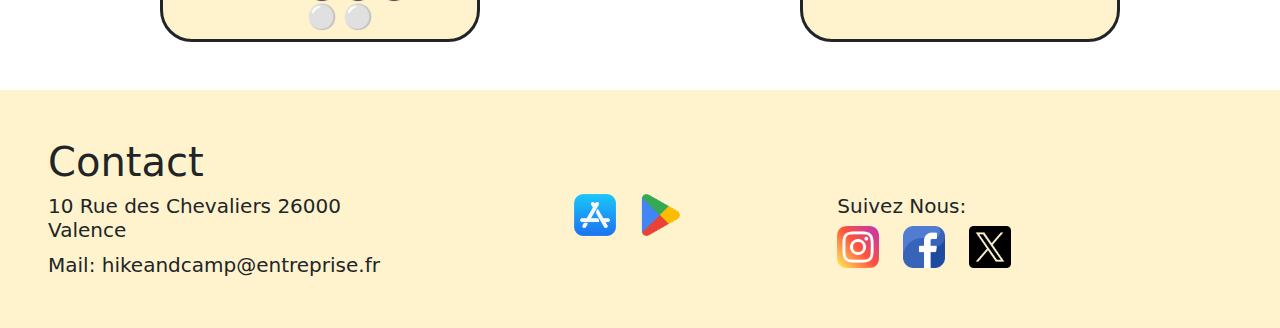
<file: page_cv_geraud.html>
<!DOCTYPE html>
<html lang="en">

<head>
    <meta charset="UTF-8">
    <meta name="viewport" content="width=device-width, initial-scale=1.0">
    <link rel="icon" type="image/png" href="Images/Logo.png">
    <!-- BootStrap -->
    <meta name="viewport" content="width=device-width, initial-scale=1">
    <link href="https://cdn.jsdelivr.net/npm/bootstrap@5.3.3/dist/css/bootstrap.min.css" rel="stylesheet"
        integrity="sha384-QWTKZyjpPEjISv5WaRU9OFeRpok6YctnYmDr5pNlyT2bRjXh0JMhjY6hW+ALEwIH" crossorigin="anonymous">
    <!-- Style Perso -->
    <link href="style.css" rel="stylesheet">

    <title>HikeAndCamp</title>
</head>

<body>
    <!-- Navbar -->
    <ul class="nav justify-content-around navheader bg-primary sticky-top align-items-center">
        <li class="nav-item">
            <a href="index.html"><img src="Images/Logo.png" class="img-fluid logo" alt="logo"></a>
        </li>
        <li class="nav-item">
            <h1 class="marque">Hike & Camp</h1>
        </li>
        <li class="nav-item d-flex flex-row">
            <a class="nav-link fs-3 text-dark" href="./equipe.html">Equipe</a>
            <a class="nav-link fs-3 text-dark" href="./contact.html">Contact</a>
            <a class="nav-link fs-3 text-dark" href="./catalogue.html">Catalogue</a>

        </li>

    </ul>
    <!-- Fin NavBar -->
     <main>
        <div class="container-fluid">
            <!-- Bloc description et photo -->
            <div id="blocDescription" class="row justify-content-center align-items-center">
                <div class="col-xl-6 pb-5">
                    <h2 class="fs-1">CLEMENT</h2>
                    <h2 class="fs-1">Géraud</h2>
                    <h2 class="fs-1">26 ans</h2>
                    <p class="fs-5"><em>Passionné par la nature, je trouve son inspiration dans les forêts et les
                            paysages sauvages. Développeur web créatif, je façonne des sites aussi harmonieux que les
                            écosystèmes que j'admire. Entre code et randonnées, j'équilibre technologie et
                            sérénité.</em>
                    </p>
                </div>
                <div class="col-xl-3 col-sm-4">
                    <img class="img-fluid border border-dark border-3 rounded-5" src="Images/photo_geraud.png"
                        alt="Photo de profil" title="Photo de profil">
                </div>
            </div>
            <!-- Bloc Experiences -->
            <div class="row justify-content-center mt-5">
                <div class="col-10">
                    <h3 class="fs-1">Expériences:</h3>
                </div>

                <div class="col-xl-10">
                    <table class="table table-warning table-striped fs-6 border border-dark border-3 rounded-5">
                        <caption>

                        </caption>
                        <thead>
                            <tr>
                                <th scope="col">Dates</th>
                                <th scope="col">Entreprises / Ecoles</th>
                                <th scope="col">Descriptions</th>
                            </tr>
                        </thead>
                        <tbody>
                            <tr>
                                <th scope="row">03 / 2025</th>
                                <td>Campus Numerique, VALENCE</td>
                                <td>Formation développeur Web</td>
                            </tr>
                            <tr>
                                <th scope="row">01 / 2020 <BR> 07 / 2025</th>
                                <td>Armee de Terre</td>
                                <td>Combattant d'artillerie</td>
                            </tr>
                            <tr>
                                <th scope="row">11 / 2017 <BR> 10 / 2019</th>
                                <td>ESA, GLUN</td>
                                <td>Installation et dépannage d'alarme et vidéo surveillance</td>
                            </tr>
                            <tr>
                                <th scope="row">2017</th>
                                <td>Bac Pro SEN, ST Louis CREST</td>
                                <td>Syteme Electronique et Numerique</td>
                            </tr>
                            <tr>
                                <th scope="row">11 / 2016 <BR> 01 / 2017</th>
                                <td>Connexion, ETOILE SUR RHONE</td>
                                <td>Dépannage et installation d'électromenager</td>
                            </tr>
                            <tr>
                                <th scope="row">02 / 2016 <BR> 03 / 2016</th>
                                <td>Centre Hospitalier, CREST</td>
                                <td>Dépannage serveurs et equipements informatique</td>
                            </tr>
                            <tr>
                                <th scope="row">06 / 2015 <BR> 07 / 2015</th>
                                <td>Crest Informatique Services, CREST</td>
                                <td>Maintenance et reparation d'ordinateur</td>
                            </tr>
                        </tbody>
                        <tfoot>
                            <tr>
                                <th scope="row" colspan="3">Mes experiences de 2015 à aujourd'hui.</th>
                            </tr>
                        </tfoot>
                    </table>
                </div>
            </div>

            <div class="row justify-content-around">
                <!-- Bloc Compétences -->
                <div class="col-xl-3 col-sm-10 mt-3 bg-warning-subtle border border-dark border-3 rounded-5">
                    <div class="row justify-content-center">
                        <h3 class="fs-1 col-6">Compétences</h3>
                    </div>
                    <div class="row justify-content-center">
                        <div class="col-xl-4 col-5">
                            <h4 class="row">Notion</h4>
                            <h4 class="row">HTML</h4>
                            <h4 class="row">CSS</h4>
                            <h4 class="row">JAVAScript</h4>
                            <h4 class="row">Git / GitHub</h4>
                            <h4 class="row">VSCode</h4>
                        </div>
                        <div class="col-xl-5 col-5">
                            <h4 class="row">⚫ ⚫ ⚫ ⚪ ⚪</h4>
                            <h4 class="row">⚫ ⚫ ⚫ ⚪ ⚪</h4>
                            <h4 class="row">⚫ ⚫ ⚫ ⚫ ⚪</h4>
                            <h4 class="row">⚫ ⚫ ⚪ ⚪ ⚪</h4>
                            <h4 class="row">⚫ ⚫ ⚪ ⚪ ⚪</h4>
                            <h4 class="row">⚫ ⚫ ⚫ ⚪ ⚪</h4>
                        </div>
                    </div>

                </div>
                <!-- Bloc Hobbies -->
                <div class="col-xl-3 col-sm-10 mt-3 bg-warning-subtle border border-dark border-3 rounded-5">
                    <div class="row justify-content-center">
                        <h3 class="fs-1 col-6">Hobbies</h3>
                    </div>
                    <div class="row justify-content-center">
                        <div class="col-10">
                            <h4 class="row">Courses a pied 👟</h4>
                            <h4 class="row">Escalade 🧗🏻</h4>
                            <h4 class="row">Ski ⛷️</h4>
                            <h4 class="row">Youtube ▶️</h4>
                        </div>

                    </div>
                </div>

            </div>
        </div>

    </main>
    <footer class="container-fluid mt-5 p-5 bg-warning-subtle ">
        <div class="row">
            <div class="row">
                <h2 class="fs-1">Contact</h2>
            </div>

            <div class="row">
                <div class="col-12 col-xl-4">
                    <h3 class="fs-5">10 Rue des Chevaliers 26000 Valence</h3>
                    <a href="mailto:hikeandcamp@entreprise.fr" class="link-dark fs-5 link-underline-opacity-0">Mail:
                        hikeandcamp@entreprise.fr</a>
                </div>
                <div class="col-12 col-xl-4">
                    <div class="d-flex row justify-content-center">
                        <a href="" class="col-3 col-xl-2" role="button"><img src="./Images/appstore.png" class="img-fluid" alt="logo-appstore" ></a>
                        <a href="" class="col-3 col-xl-2" role="button"><img src="./Images/playstore.png" class="img-fluid" alt="logo_playstore"></a>
                    </div>
                </div>

                <div class="col-12 col-xl-4">
                    <h2 class="fs-5">Suivez Nous:</h2>
                    <div class="row">
                        <a class="col-3 col-xl-2 " id="logo_insta" href="https://www.instagram.com/"><img
                                class="img-fluid" src="Images/instagram.png" alt="logo instagram"
                                title="logo instagram"></a>
                        <a class="col-3 col-xl-2" id="logo_face" href="https://www.facebook.com"><img class="img-fluid"
                                src="Images/facebook.png" alt="logo facebook" title="logo facebook"></a>
                        <a class="col-3 col-xl-2" id="logo_twit" href="https://x.com"><img class="img-fluid"
                                src="Images/twitter.png" alt="logo twitter" title="logo twitter"></a>
                    </div>

                </div>

            </div>
        </div>

    </footer>
</body>

</html>
</file>
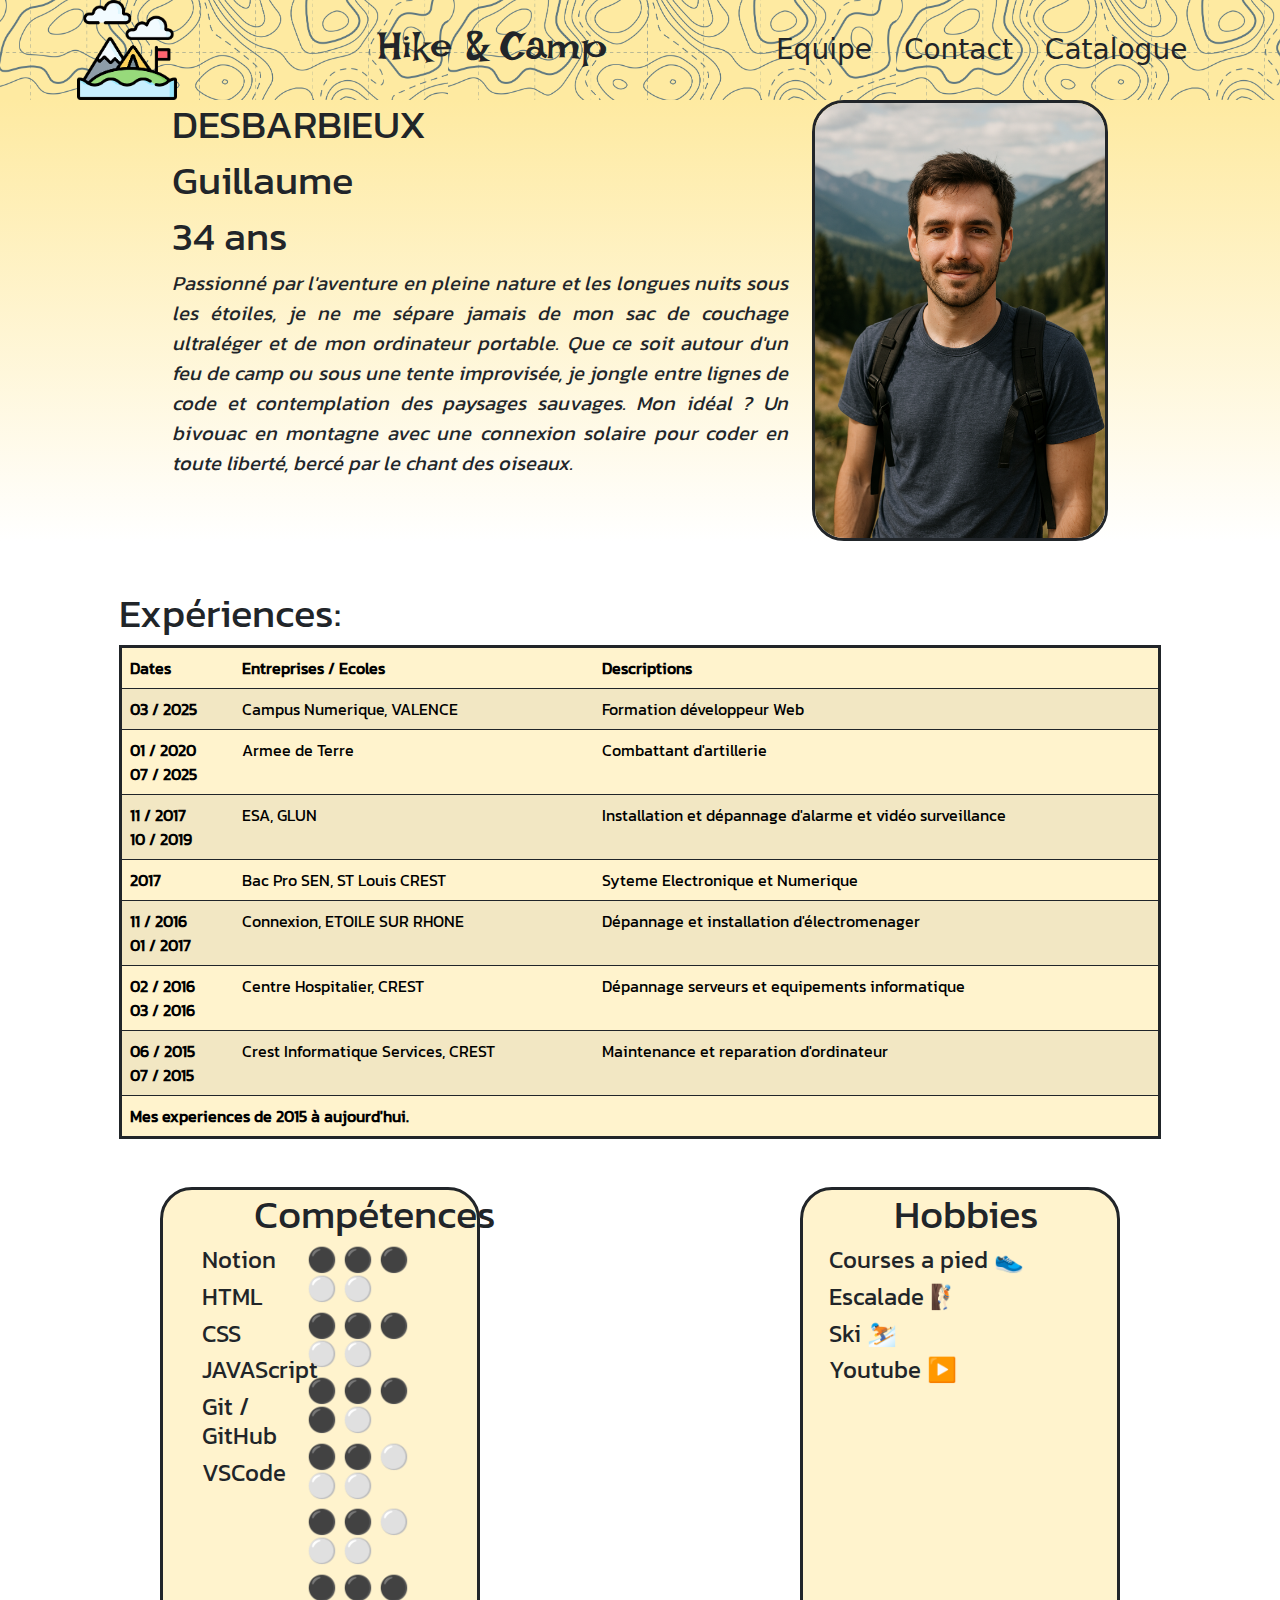
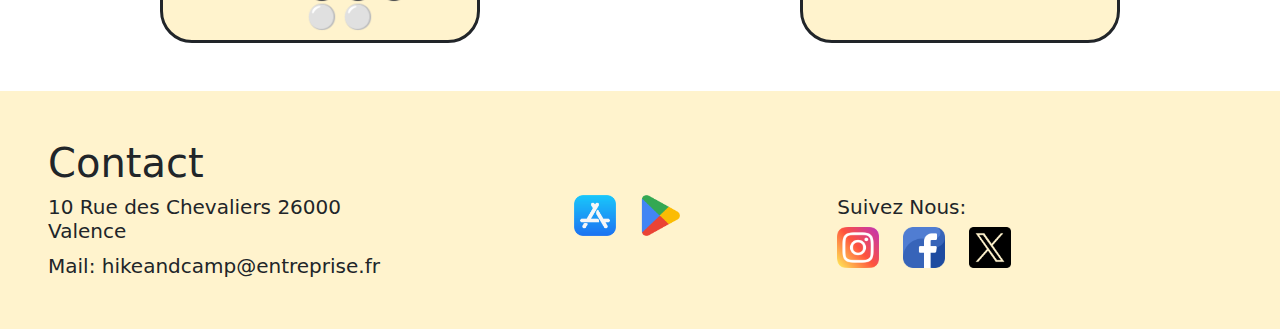
<file: page_cv_guillaume.html>
<!DOCTYPE html>
<html lang="en">
<head>
    <meta charset="UTF-8">
    <meta name="viewport" content="width=device-width, initial-scale=1.0">
    <link rel="icon" type="image/png" href="Images/Logo.png">
     <!-- BootStrap -->
     <meta name="viewport" content="width=device-width, initial-scale=1">
     <link href="https://cdn.jsdelivr.net/npm/bootstrap@5.3.3/dist/css/bootstrap.min.css" rel="stylesheet"
         integrity="sha384-QWTKZyjpPEjISv5WaRU9OFeRpok6YctnYmDr5pNlyT2bRjXh0JMhjY6hW+ALEwIH" crossorigin="anonymous">
     <!-- Style Perso -->
     <link href="style.css" rel="stylesheet">
    <title>HikeAndCamp</title>
</head>
<body>
    <!-- Navbar -->
    <ul class="nav justify-content-around navheader bg-primary sticky-top align-items-center">
        <li class="nav-item">
            <a href="index.html"><img src="Images/Logo.png" class="img-fluid logo" alt="logo"></a>
        </li>
        <li class="nav-item">
            <h1 class="marque">Hike & Camp</h1>
        </li>
        <li class="nav-item d-flex flex-row">
            <a class="nav-link fs-3 text-dark" href="./equipe.html">Equipe</a>
            <a class="nav-link fs-3 text-dark" href="./contact.html">Contact</a>
            <a class="nav-link fs-3 text-dark" href="./catalogue.html">Catalogue</a>

        </li>

    </ul>
    <!-- Fin NavBar -->
    <main>
        <div class="container-fluid">
            <!-- Bloc description et photo -->
            <div id="blocDescription" class="row justify-content-center">
                <div class="col-xl-6">
                    <h2 class="fs-1">DESBARBIEUX</h2>
                    <h2 class="fs-1">Guillaume</h2>
                    <h2 class="fs-1">34 ans</h2>
                    <p class="fs-5"><em>Passionné par l'aventure en pleine nature et les longues nuits sous les étoiles, je ne me sépare jamais de mon sac de couchage ultraléger et de mon ordinateur portable.

                        Que ce soit autour d'un feu de camp ou sous une tente improvisée, je jongle entre lignes de code et contemplation des paysages sauvages.
                        
                        Mon idéal ? Un bivouac en montagne avec une connexion solaire pour coder en toute liberté, bercé par le chant des oiseaux.</em>
                    </p>
                </div>
                <div class="col-xl-3 col-sm-4">
                    <img class="img-fluid border border-dark border-3 rounded-5" src="Images/photo_guillaume.png"
                        alt="Photo de Guillaume" title="Photo de Guillaume">
                </div>
            </div>
            <!-- Bloc Experiences -->
            <div class="row justify-content-center mt-5">
                <div class="col-10">
                    <h3 class="fs-1">Expériences:</h3>
                </div>

                <div class="col-xl-10">
                    <table class="table table-warning table-striped fs-6 border border-dark border-3 rounded-5">
                        <caption>

                        </caption>
                        <thead>
                            <tr>
                                <th scope="col">Dates</th>
                                <th scope="col">Entreprises / Ecoles</th>
                                <th scope="col">Descriptions</th>
                            </tr>
                        </thead>
                        <tbody>
                            <tr>
                                <th scope="row">03 / 2025</th>
                                <td>Campus Numerique, VALENCE</td>
                                <td>Formation développeur Web</td>
                            </tr>
                            <tr>
                                <th scope="row">01 / 2020 <BR> 07 / 2025</th>
                                <td>Armee de Terre</td>
                                <td>Combattant d'artillerie</td>
                            </tr>
                            <tr>
                                <th scope="row">11 / 2017 <BR> 10 / 2019</th>
                                <td>ESA, GLUN</td>
                                <td>Installation et dépannage d'alarme et vidéo surveillance</td>
                            </tr>
                            <tr>
                                <th scope="row">2017</th>
                                <td>Bac Pro SEN, ST Louis CREST</td>
                                <td>Syteme Electronique et Numerique</td>
                            </tr>
                            <tr>
                                <th scope="row">11 / 2016 <BR> 01 / 2017</th>
                                <td>Connexion, ETOILE SUR RHONE</td>
                                <td>Dépannage et installation d'électromenager</td>
                            </tr>
                            <tr>
                                <th scope="row">02 / 2016 <BR> 03 / 2016</th>
                                <td>Centre Hospitalier, CREST</td>
                                <td>Dépannage serveurs et equipements informatique</td>
                            </tr>
                            <tr>
                                <th scope="row">06 / 2015 <BR> 07 / 2015</th>
                                <td>Crest Informatique Services, CREST</td>
                                <td>Maintenance et reparation d'ordinateur</td>
                            </tr>
                        </tbody>
                        <tfoot>
                            <tr>
                                <th scope="row" colspan="3">Mes experiences de 2015 à aujourd'hui.</th>
                            </tr>
                        </tfoot>
                    </table>
                </div>
            </div>

            <div class="row justify-content-around">
                <!-- Bloc Compétences -->
                <div class="col-xl-3 col-sm-10 mt-3 bg-warning-subtle border border-dark border-3 rounded-5">
                    <div class="row justify-content-center">
                        <h3 class="fs-1 col-6">Compétences</h3>
                    </div>
                    <div class="row justify-content-center">
                        <div class="col-xl-4 col-5">
                            <h4 class="row">Notion</h4>
                            <h4 class="row">HTML</h4>
                            <h4 class="row">CSS</h4>
                            <h4 class="row">JAVAScript</h4>
                            <h4 class="row">Git / GitHub</h4>
                            <h4 class="row">VSCode</h4>
                        </div>
                        <div class="col-xl-5 col-5">
                            <h4 class="row">⚫ ⚫ ⚫ ⚪ ⚪</h4>
                            <h4 class="row">⚫ ⚫ ⚫ ⚪ ⚪</h4>
                            <h4 class="row">⚫ ⚫ ⚫ ⚫ ⚪</h4>
                            <h4 class="row">⚫ ⚫ ⚪ ⚪ ⚪</h4>
                            <h4 class="row">⚫ ⚫ ⚪ ⚪ ⚪</h4>
                            <h4 class="row">⚫ ⚫ ⚫ ⚪ ⚪</h4>
                        </div>
                    </div>

                </div>
                <!-- Bloc Hobbies -->
                <div class="col-xl-3 col-sm-10 mt-3 bg-warning-subtle border border-dark border-3 rounded-5">
                    <div class="row justify-content-center">
                        <h3 class="fs-1 col-6">Hobbies</h3>
                    </div>
                    <div class="row justify-content-center">
                        <div class="col-10">
                            <h4 class="row">Courses a pied 👟</h4>
                            <h4 class="row">Escalade 🧗🏻</h4>
                            <h4 class="row">Ski ⛷️</h4>
                            <h4 class="row">Youtube ▶️</h4>
                        </div>

                    </div>
                </div>

            </div>
        </div>

    </main>
    <footer class="container-fluid mt-5 p-5 bg-warning-subtle ">
        <div class="row">
            <div class="row">
                <h2 class="fs-1">Contact</h2>
            </div>

            <div class="row">
                <div class="col-12 col-xl-4">
                    <h3 class="fs-5">10 Rue des Chevaliers 26000 Valence</h3>
                    <a href="mailto:hikeandcamp@entreprise.fr" class="link-dark fs-5 link-underline-opacity-0">Mail:
                        hikeandcamp@entreprise.fr</a>
                </div>
                <div class="col-12 col-xl-4">
                    <div class="d-flex row justify-content-center">
                        <a href="" class="col-3 col-xl-2" role="button"><img src="./Images/appstore.png" class="img-fluid" alt="logo-appstore" ></a>
                        <a href="" class="col-3 col-xl-2" role="button"><img src="./Images/playstore.png" class="img-fluid" alt="logo_playstore"></a>
                    </div>
                </div>

                <div class="col-12 col-xl-4">
                    <h2 class="fs-5">Suivez Nous:</h2>
                    <div class="row">
                        <a class="col-3 col-xl-2 " id="logo_insta" href="https://www.instagram.com/"><img
                                class="img-fluid" src="Images/instagram.png" alt="logo instagram"
                                title="logo instagram"></a>
                        <a class="col-3 col-xl-2" id="logo_face" href="https://www.facebook.com"><img class="img-fluid"
                                src="Images/facebook.png" alt="logo facebook" title="logo facebook"></a>
                        <a class="col-3 col-xl-2" id="logo_twit" href="https://x.com"><img class="img-fluid"
                                src="Images/twitter.png" alt="logo twitter" title="logo twitter"></a>
                    </div>

                </div>

            </div>
        </div>

    </footer>
</body>
</html>
</file>
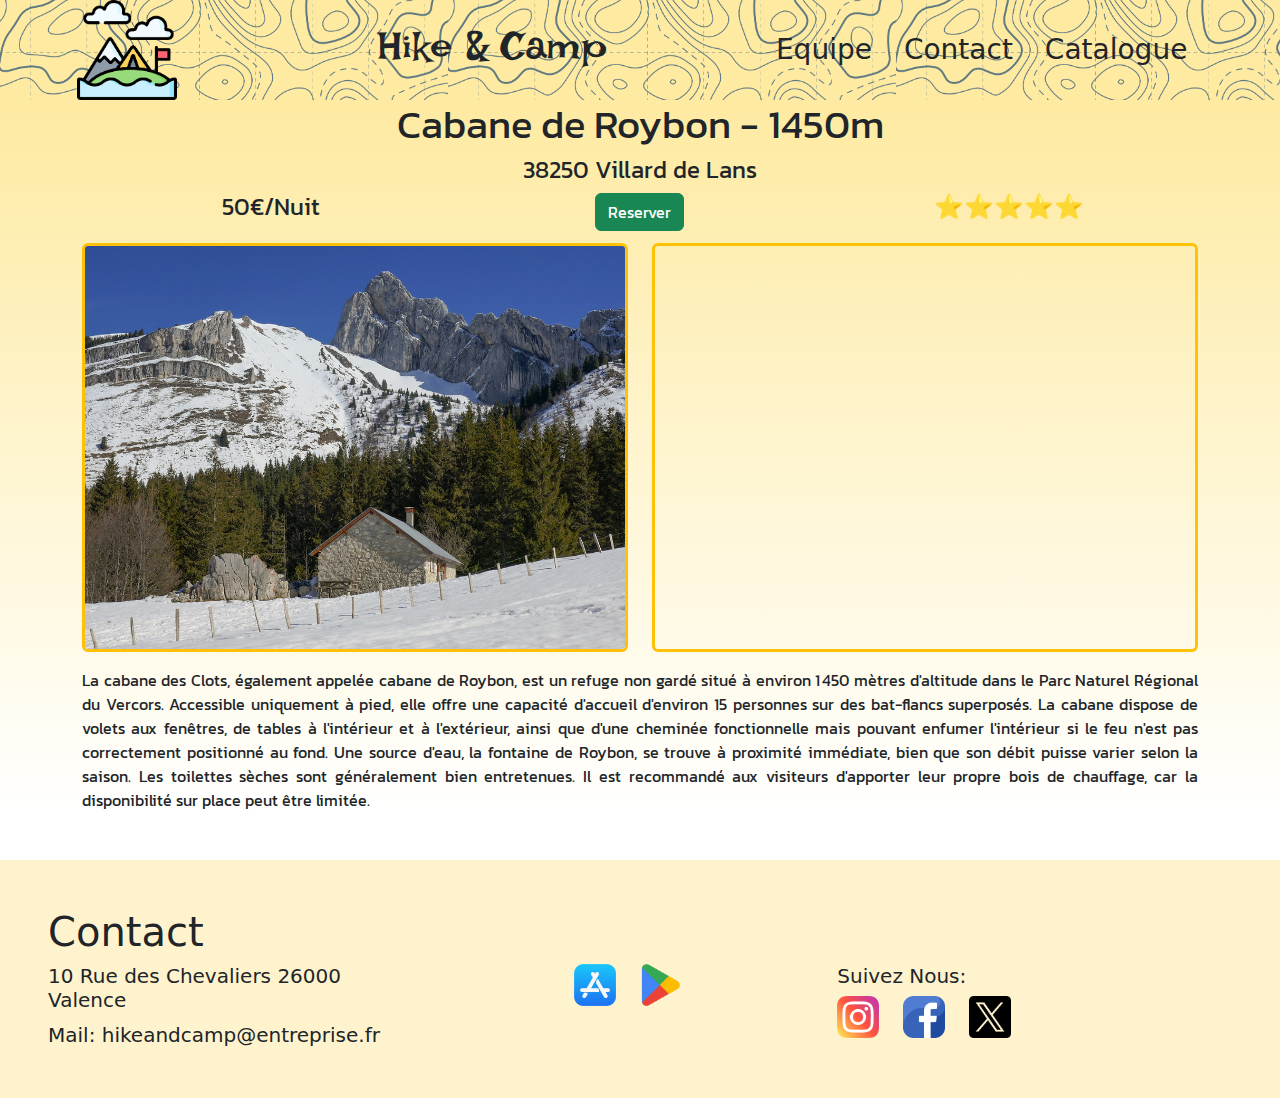
<file: produit1.html>
<!DOCTYPE html>
<html lang="fr">

<head>
    <meta charset="UTF-8">
    <meta name="viewport" content="width=device-width, initial-scale=1.0">
    <title>Hike & Camp</title>
    <link rel="icon" type="image/x-icon" href="./Images/Logo.png">


    <!-- Intégration bootstrap -->
    <link href="https://cdn.jsdelivr.net/npm/bootstrap@5.3.3/dist/css/bootstrap.min.css" rel="stylesheet"
        integrity="sha384-QWTKZyjpPEjISv5WaRU9OFeRpok6YctnYmDr5pNlyT2bRjXh0JMhjY6hW+ALEwIH" crossorigin="anonymous">

    <link rel="stylesheet" href="style.css">

    <!-- Importation Police de caractères -->

    <!-- Ligne de commande pour responsive -->
    <meta name="viewport" content="width=device-width, initial-scale=1.0">
</head>


<body>
    <!-- Intégrer ici le header -->

    <ul class="nav justify-content-around navheader bg-primary sticky-top align-items-center">
        <li class="nav-item">
            <a href="index.html"><img src="Images/Logo.png" class="img-fluid logo" alt="logo"></a>
        </li>
        <li class="nav-item">
            <h1 class="marque">Hike & Camp</h1>
        </li>
        <li class="nav-item d-flex flex-row">
            <a class="nav-link fs-3 text-dark" href="./equipe.html">Equipe</a>
            <a class="nav-link fs-3 text-dark" href="./contact.html">Contact</a>
            <a class="nav-link fs-3 text-dark" href="./catalogue.html">Catalogue</a>

        </li>

    </ul>

    <main id="blocDescription" class="position-relative">

        <h1 class="text-center">Cabane de Roybon - 1450m</h1>
        <h4 class="text-center">38250 Villard de Lans</h4>


        <!-- Section Prix, avis et boutons-->
        <section class="container">
            <div class="row g-0 m-1 h-100">
                <div class="col-xl-4">
                    <h4 class="text-center">50€/Nuit</h4>
                </div>
                <div class="col-xl-4 mb-2 d-flex justify-content-center">
                    <a href="#formulaire_reservation" class="btn btn-success m-auto" role="button">Reserver</a>
                </div>
                <div class="col-xl-4">
                    <h4 class="text-center">⭐⭐⭐⭐⭐</h4>
                </div>
            </div>
        </section>


        <!-- Section photo et carte -->
        <section class="container">
            <div class="row g-4">
                <div class="col-xl-6">
                    <div class="ratio ratio-4x3">
                    <img class="w-100 border border-warning border-3 rounded-2" src="./Images/lieux/roybon.jpeg"
                        alt="Cabane du Roybon">
                    </div>
                </div>

                <div class="col-xl-6">
                    <iframe class="w-100 h-100 border border-warning border-3 rounded-2"
                        src="https://www.google.com/maps/embed?pb=!1m18!1m12!1m3!1d2818.6133292530353!2d5.584070376612646!3d45.05306796077566!2m3!1f0!2f0!3f0!3m2!1i1024!2i768!4f13.1!3m3!1m2!1s0x478a9159ac30d5fb%3A0x33c7485dbf361975!2sCabane%20de%20Roybon!5e0!3m2!1sfr!2sfr!4v1743587497155!5m2!1sfr!2sfr"
                        allowfullscreen="" loading="lazy" referrerpolicy="no-referrer-when-downgrade"></iframe>
                </div>
            </div>
        </section>

        <!-- section description -->
        <section class="container my-3">
            <p>La cabane des Clots, également appelée cabane de Roybon, est un refuge non gardé situé à environ
                1 450 mètres d'altitude dans le Parc Naturel Régional du Vercors. Accessible uniquement à pied,
                elle offre une capacité d'accueil d'environ 15 personnes sur des bat-flancs superposés. La
                cabane dispose de volets aux fenêtres, de tables à l'intérieur et à l'extérieur, ainsi que d'une
                cheminée fonctionnelle mais pouvant enfumer l'intérieur si le feu n'est pas correctement
                positionné au fond. Une source d'eau, la fontaine de Roybon, se trouve à proximité immédiate,
                bien que son débit puisse varier selon la saison. Les toilettes sèches sont généralement bien
                entretenues. Il est recommandé aux visiteurs d'apporter leur propre bois de chauffage, car la
                disponibilité sur place peut être limitée.
            </p>
        </section>

        <!-- Section réservation -->
        <div class="container position-absolute  translate-middle-x bottom-0 start-50 mb-3 ">
            <div id="formulaire_reservation"
                class="container border border-black border-5 rounded-5 p-1 bg-primary w-75">
                <form class="position-relative" action="https://httpbin.org/post" method="post">
                    <a class="btn btn-close position-absolute top-0 end-0 mt-3 me-4" href="#blocDescription"
                        role="button"></a>
                    <h2 class="text-center mb-4">Cabane du Roybon</h2>

                    <div class="row">
                        <div class="mb-3 text-center col-12 col-xl-6">
                            <label for="nom" class="form-label fw-bold">Nom</label>
                            <input type="text" class="form-control" id="nom" name="nom" placeholder=" Votre nom"
                                required>
                        </div>
                        <div class="mb-3 text-center col-12 col-xl-6">
                            <label for="mail" class="form-label fw-bold">Mail</label>
                            <input type="Email" class="form-control" id="mail" name="mail" placeholder=" Votre mail"
                                required>
                        </div>
                    </div>


                    <div class="row">
                        <div class="mb-3 text-center col">
                            <label for="start" class="form-label fw-bold">Date d'arrivée</label>
                            <input type="date" class="form-control" id="start" name="start" required>
                        </div>
                        <div class="mb-3 text-center col">
                            <label for="end" class="form-label fw-bold">Date de départ</label>
                            <input type="date" class="form-control" id="end" name="end" required>
                        </div>
                    </div>

                    <div class="row">

                        <div class="col-12 col-lg-6">
                            <p class="text-start fw-bold">Options</p>
                            <div class="form-check text-start ">
                                <input class="form-check-input" type="checkbox" name="option1" id="option1">
                                <label class="form-check-label" for="option1">
                                    Panier de produits régionaux
                                </label>
                            </div>
                            <div class="form-check text-start">
                                <input class="form-check-input" type="checkbox" name="option2" id="option2">
                                <label class="form-check-label" for="option2">
                                    Minibar All-inclusive
                                </label>
                            </div>
                            <div class="form-check text-start">
                                <input class="form-check-input" type="checkbox" name="option3" id="option3">
                                <label class="form-check-label" for="option2">
                                    Feu d'artifice
                                </label>
                            </div>
                            <div class="form-check text-start">
                                <input class="form-check-input" type="checkbox" name="option4" id="option3">
                                <label class="form-check-label" for="option4">
                                    Soirée observation des étoiles
                                </label>
                            </div>
                        </div>

                        <div class="col-12 col-lg-6">
                            <p class="text-start fw-bold">Paiement</p>
                            <div class="form-check">
                                <input class="form-check-input" type="radio" name="paiement" value="cb" id="paiement1">
                                <label class="form-check-label" for="paiement1">
                                    Carte Bancaire
                                </label>
                            </div>
                            <div class="form-check">
                                <input class="form-check-input" type="radio" name="paiement" value="crypto"
                                    id="paiement2" checked>
                                <label class="form-check-label" for="paiement2">
                                    Cryptomonnaie
                                </label>
                            </div>
                            <div class="form-check">
                                <input class="form-check-input" type="radio" name="paiement" value="kinder"
                                    id="paiement3">
                                <label class="form-check-label" for="paiement3">
                                    Kinder Schokobons
                                </label>
                            </div>
                        </div>
                    </div>

                    <div class="container text-center">
                        <button type="reset" class="btn btn-danger">Effacer</button>
                        <!-- <button type="submit" class="btn btn-success">Payer</button> -->
                        <a class="btn btn-success" href="#confirmation_reservation"
                        role="button">Payer</a>
                    </div>
                </form>
            </div>
        </div>

        <!-- Section confirmation de paiement -->
        <div class="container position-absolute  translate-middle-x bottom-0 start-50 mb-3 ">
            <div id="confirmation_reservation"
                class="position-relative container text-end border border-black border-5 rounded-5 p-1 pt-5 bg-primary w-75">
                <a class="btn btn-close position-absolute top-0 end-0 mt-3 me-4" href="#blocDescription"
                    role="button"></a>
                <p class="text-center">Votre réservation est confirmée.</p>
                <p class="text-center">Toute l'équipe de Hike&Camp vous remercie de votre confiance !</p>
                <img class="img-fluid logo" src="./Images/Logo.png" alt="Logo Hike&Camp">
            </div>
        </div>
    </main>

    <!-- footer -->
    <footer class="container-fluid mt-5 p-5 bg-warning-subtle">
        <div class="row">
            <div class="row">
                <h2 class="fs-1">Contact</h2>
            </div>

            <div class="row">
                <div class="col-12 col-xl-4">
                    <h3 class="fs-5">10 Rue des Chevaliers 26000 Valence</h3>
                    <a href="mailto:hikeandcamp@entreprise.fr" class="link-dark fs-5 link-underline-opacity-0">Mail:
                        hikeandcamp@entreprise.fr</a>
                </div>
                <div class="col-12 col-xl-4">
                    <div class="d-flex row justify-content-center">
                        <a href="" class="col-3 col-xl-2" role="button"><img src="./Images/appstore.png" class="img-fluid" alt="logo-appstore" ></a>
                        <a href="" class="col-3 col-xl-2" role="button"><img src="./Images/playstore.png" class="img-fluid" alt="logo_playstore"></a>
                    </div>
                </div>

                <div class="col-12 col-xl-4">
                    <h2 class="fs-5">Suivez Nous:</h2>
                    <div class="row">
                        <a class="col-3 col-xl-2 " id="logo_insta" href="https://www.instagram.com/"><img
                                class="img-fluid" src="Images/instagram.png" alt="logo instagram"
                                title="logo instagram"></a>
                        <a class="col-3 col-xl-2" id="logo_face" href="https://www.facebook.com"><img class="img-fluid"
                                src="Images/facebook.png" alt="logo facebook" title="logo facebook"></a>
                        <a class="col-3 col-xl-2" id="logo_twit" href="https://x.com"><img class="img-fluid"
                                src="Images/twitter.png" alt="logo twitter" title="logo twitter"></a>
                    </div>

                </div>

            </div>
        </div>

    </footer>

</body>

</html>
</file>
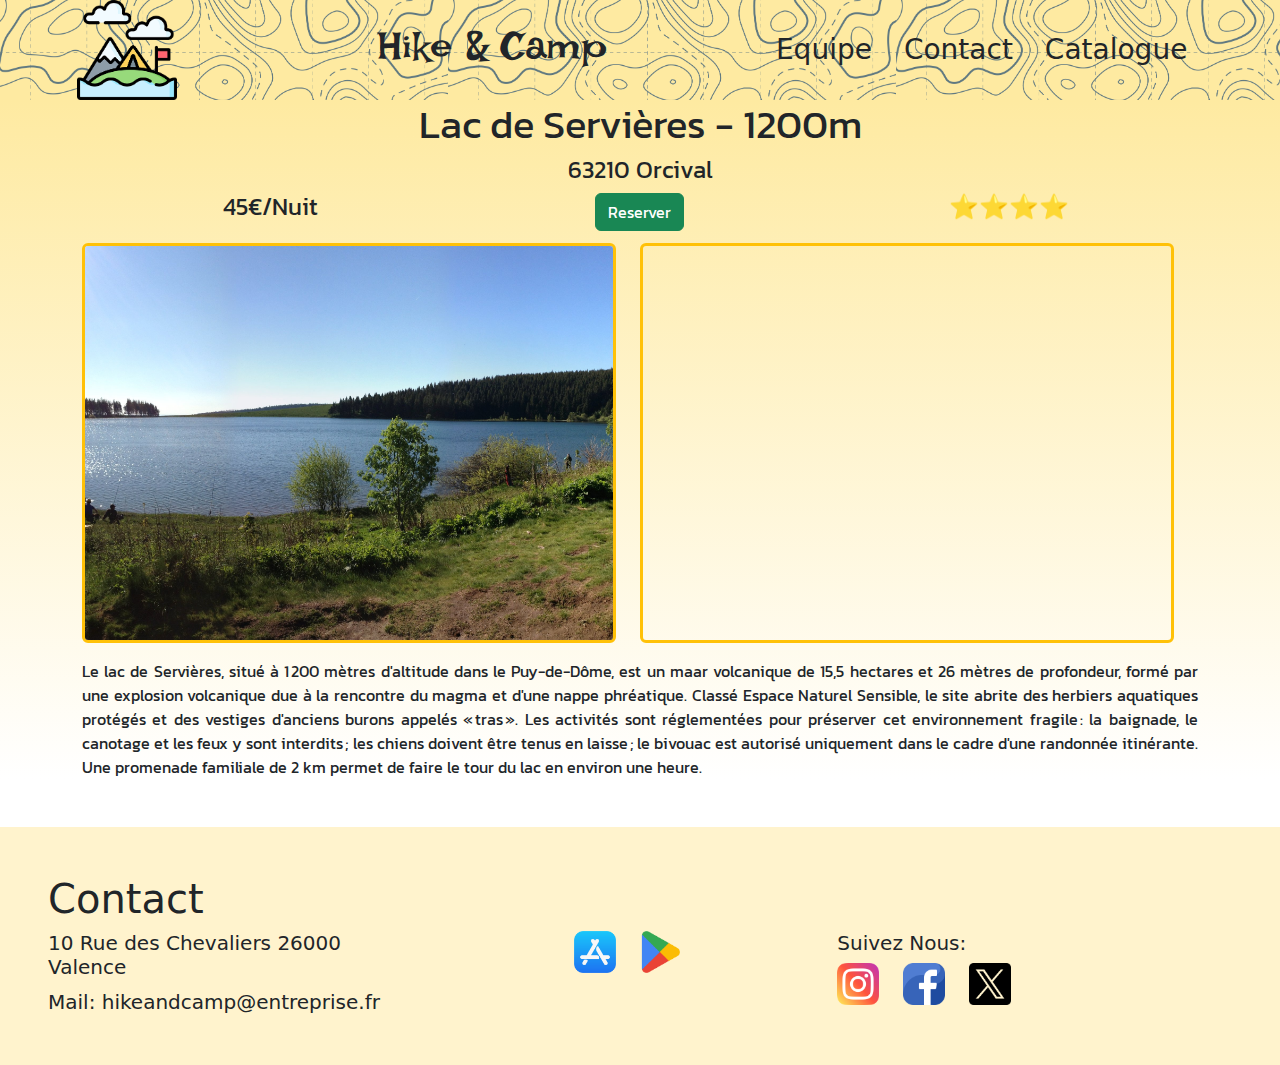
<file: produit2.html>
<!DOCTYPE html>
<html lang="fr">

<head>
    <meta charset="UTF-8">
    <meta name="viewport" content="width=device-width, initial-scale=1.0">
    <title>Hike & Camp</title>
    <link rel="icon" type="image/x-icon" href="./Images/Logo.png">


    <!-- Intégration bootstrap -->
    <link href="https://cdn.jsdelivr.net/npm/bootstrap@5.3.3/dist/css/bootstrap.min.css" rel="stylesheet"
        integrity="sha384-QWTKZyjpPEjISv5WaRU9OFeRpok6YctnYmDr5pNlyT2bRjXh0JMhjY6hW+ALEwIH" crossorigin="anonymous">

    <link rel="stylesheet" href="style.css">

    <!-- Importation Police de caractères -->

    <!-- Ligne de commande pour responsive -->
    <meta name="viewport" content="width=device-width, initial-scale=1.0">
</head>


<body>
    <!-- Intégrer ici le header -->

    <ul class="nav justify-content-around navheader bg-primary sticky-top align-items-center">
        <li class="nav-item">
            <a href="index.html"><img src="Images/Logo.png" class="img-fluid logo" alt="logo"></a>
        </li>
        <li class="nav-item">
            <h1 class="marque">Hike & Camp</h1>
        </li>
        <li class="nav-item d-flex flex-row">
            <a class="nav-link fs-3 text-dark" href="./equipe.html">Equipe</a>
            <a class="nav-link fs-3 text-dark" href="./contact.html">Contact</a>
            <a class="nav-link fs-3 text-dark" href="./catalogue.html">Catalogue</a>

        </li>

    </ul>
    <main id="blocDescription" class="position-relative">

        <h1 class="text-center">Lac de Servières - 1200m</h1>
        <h4 class="text-center">63210 Orcival</h4>


        <!-- Section Prix, avis et boutons-->
        <section class="container">
            <div class="row g-0 m-1 h-100">
                <div class="col-xl-4">
                    <h4 class="text-center">45€/Nuit</h4>
                </div>
                <div class="col-xl-4 mb-2 d-flex justify-content-center">
                    <a href="#formulaire_reservation" class="btn btn-success m-auto" role="button">Reserver</a>
                </div>
                <div class="col-xl-4">
                    <h4 class="text-center">⭐⭐⭐⭐</h4>
                </div>
            </div>
        </section>


        <!-- Section photo et carte -->
        <section class="container">
            <div class="row img-fluid g-4">
                <div class="col-xl-6">
                    <div class="ratio ratio-4x3">
                        <img class="object-fit-cover img-fluid border border-warning border-3 rounded-2"
                            src="./Images/lieux/servieres.jpg" alt="Lac de Servières">
                    </div>
                </div>

                <div class="col-xl-6">
                    <iframe class="w-100 h-100 border border-warning border-3 rounded-2"
                        src="https://www.google.com/maps/embed?pb=!1m18!1m12!1m3!1d2789.2630610510255!2d2.8567755266375867!3d45.645538721320676!2m3!1f0!2f0!3f0!3m2!1i1024!2i768!4f13.1!3m3!1m2!1s0x47f70ca41d28628d%3A0xbee4f631141122c4!2sLac%20de%20Servi%C3%A8res!5e0!3m2!1sfr!2sfr!4v1743601567251!5m2!1sfr!2sfr"
                        allowfullscreen="" loading="lazy" referrerpolicy="no-referrer-when-downgrade"></iframe>

                </div>
            </div>
        </section>

        <!-- section description -->
        <section class="container my-3">
            <p>Le lac de Servières, situé à 1 200 mètres d'altitude dans le Puy-de-Dôme, est un maar volcanique de 15,5
                hectares et 26 mètres de profondeur, formé par une explosion volcanique due à la rencontre du magma et
                d'une nappe phréatique. Classé Espace Naturel Sensible, le site abrite des herbiers aquatiques protégés
                et des vestiges d'anciens burons appelés « tras ». Les activités sont réglementées pour préserver cet
                environnement fragile : la baignade, le canotage et les feux y sont interdits ; les chiens doivent être
                tenus en laisse ; le bivouac est autorisé uniquement dans le cadre d'une randonnée itinérante. Une
                promenade familiale de 2 km permet de faire le tour du lac en environ une heure.
            </p>
        </section>

        <!-- Section réservation -->
        <div class="container position-absolute  translate-middle-x bottom-0 start-50 mb-3 w-75">
            <div id="formulaire_reservation" class="container border border-black border-5 rounded-5 p-1 bg-primary">
                <form class="position-relative" action="https://httpbin.org/post" method="post">
                    <a class="btn btn-close position-absolute top-0 end-0 mt-3 me-4" href="#blocDescription"
                        role="button"></a>
                    <h2 class="text-center mb-4">Lac de Servières</h2>

                    <div class="row">
                        <div class="mb-3 text-center col-12 col-xl-6">
                            <label for="nom" class="form-label fw-bold">Nom</label>
                            <input type="text" class="form-control" id="nom" name="nom" placeholder=" Votre nom"
                                required>
                        </div>
                        <div class="mb-3 text-center col-12 col-xl-6">
                            <label for="mail" class="form-label fw-bold">Mail</label>
                            <input type="Email" class="form-control" id="mail" name="mail" placeholder=" Votre mail"
                                required>
                        </div>
                    </div>


                    <div class="row">
                        <div class="mb-3 text-center col">
                            <label for="start" class="form-label fw-bold">Date d'arrivée</label>
                            <input type="date" class="form-control" id="start" name="start" required>
                        </div>
                        <div class="mb-3 text-center col">
                            <label for="end" class="form-label fw-bold">Date de départ</label>
                            <input type="date" class="form-control" id="end" name="end" required>
                        </div>
                    </div>

                    <div class="row">

                        <div class="col-12 col-lg-6">
                            <p class="text-start fw-bold">Options</p>
                            <div class="form-check text-start ">
                                <input class="form-check-input" type="checkbox" name="option1" id="option1">
                                <label class="form-check-label" for="option1">
                                    Panier de produits régionaux
                                </label>
                            </div>
                            <div class="form-check text-start">
                                <input class="form-check-input" type="checkbox" name="option2" id="option2">
                                <label class="form-check-label" for="option2">
                                    Minibar All-inclusive
                                </label>
                            </div>
                            <div class="form-check text-start">
                                <input class="form-check-input" type="checkbox" name="option3" id="option3">
                                <label class="form-check-label" for="option2">
                                    Feu d'artifice
                                </label>
                            </div>
                            <div class="form-check text-start">
                                <input class="form-check-input" type="checkbox" name="option4" id="option3">
                                <label class="form-check-label" for="option4">
                                    Soirée observation des étoiles
                                </label>
                            </div>
                        </div>

                        <div class="col-12 col-lg-6">
                            <p class="text-start fw-bold">Paiement</p>
                            <div class="form-check">
                                <input class="form-check-input" type="radio" name="paiement" value="cb" id="paiement1">
                                <label class="form-check-label" for="paiement1">
                                    Carte Bancaire
                                </label>
                            </div>
                            <div class="form-check">
                                <input class="form-check-input" type="radio" name="paiement" value="crypto"
                                    id="paiement2" checked>
                                <label class="form-check-label" for="paiement2">
                                    Cryptomonnaie
                                </label>
                            </div>
                            <div class="form-check">
                                <input class="form-check-input" type="radio" name="paiement" value="kinder"
                                    id="paiement3">
                                <label class="form-check-label" for="paiement3">
                                    Kinder Schokobons
                                </label>
                            </div>
                        </div>

                    </div>

                    <div class="container text-center">
                        <button type="reset" class="btn btn-danger">Effacer</button>
                        <button type="submit" class="btn btn-success">Payer</button>
                    </div>
                </form>
            </div>
        </div>

    </main>

    <!-- footer -->
    <footer class="container-fluid mt-5 p-5 bg-warning-subtle">
        <div class="row">
            <div class="row">
                <h2 class="fs-1">Contact</h2>
            </div>

            <div class="row">
                <div class="col-12 col-xl-4">
                    <h3 class="fs-5">10 Rue des Chevaliers 26000 Valence</h3>
                    <a href="mailto:hikeandcamp@entreprise.fr" class="link-dark fs-5 link-underline-opacity-0">Mail:
                        hikeandcamp@entreprise.fr</a>
                </div>
                <div class="col-12 col-xl-4">
                    <div class="d-flex row justify-content-center">
                        <a href="" class="col-3 col-xl-2" role="button"><img src="./Images/appstore.png" class="img-fluid" alt="logo-appstore" ></a>
                        <a href="" class="col-3 col-xl-2" role="button"><img src="./Images/playstore.png" class="img-fluid" alt="logo_playstore"></a>
                    </div>
                </div>

                <div class="col-12 col-xl-4">
                    <h2 class="fs-5">Suivez Nous:</h2>
                    <div class="row">
                        <a class="col-3 col-xl-2 " id="logo_insta" href="https://www.instagram.com/"><img
                                class="img-fluid" src="Images/instagram.png" alt="logo instagram"
                                title="logo instagram"></a>
                        <a class="col-3 col-xl-2" id="logo_face" href="https://www.facebook.com"><img class="img-fluid"
                                src="Images/facebook.png" alt="logo facebook" title="logo facebook"></a>
                        <a class="col-3 col-xl-2" id="logo_twit" href="https://x.com"><img class="img-fluid"
                                src="Images/twitter.png" alt="logo twitter" title="logo twitter"></a>
                    </div>

                </div>

            </div>
        </div>

    </footer>

</body>

</html>
</file>
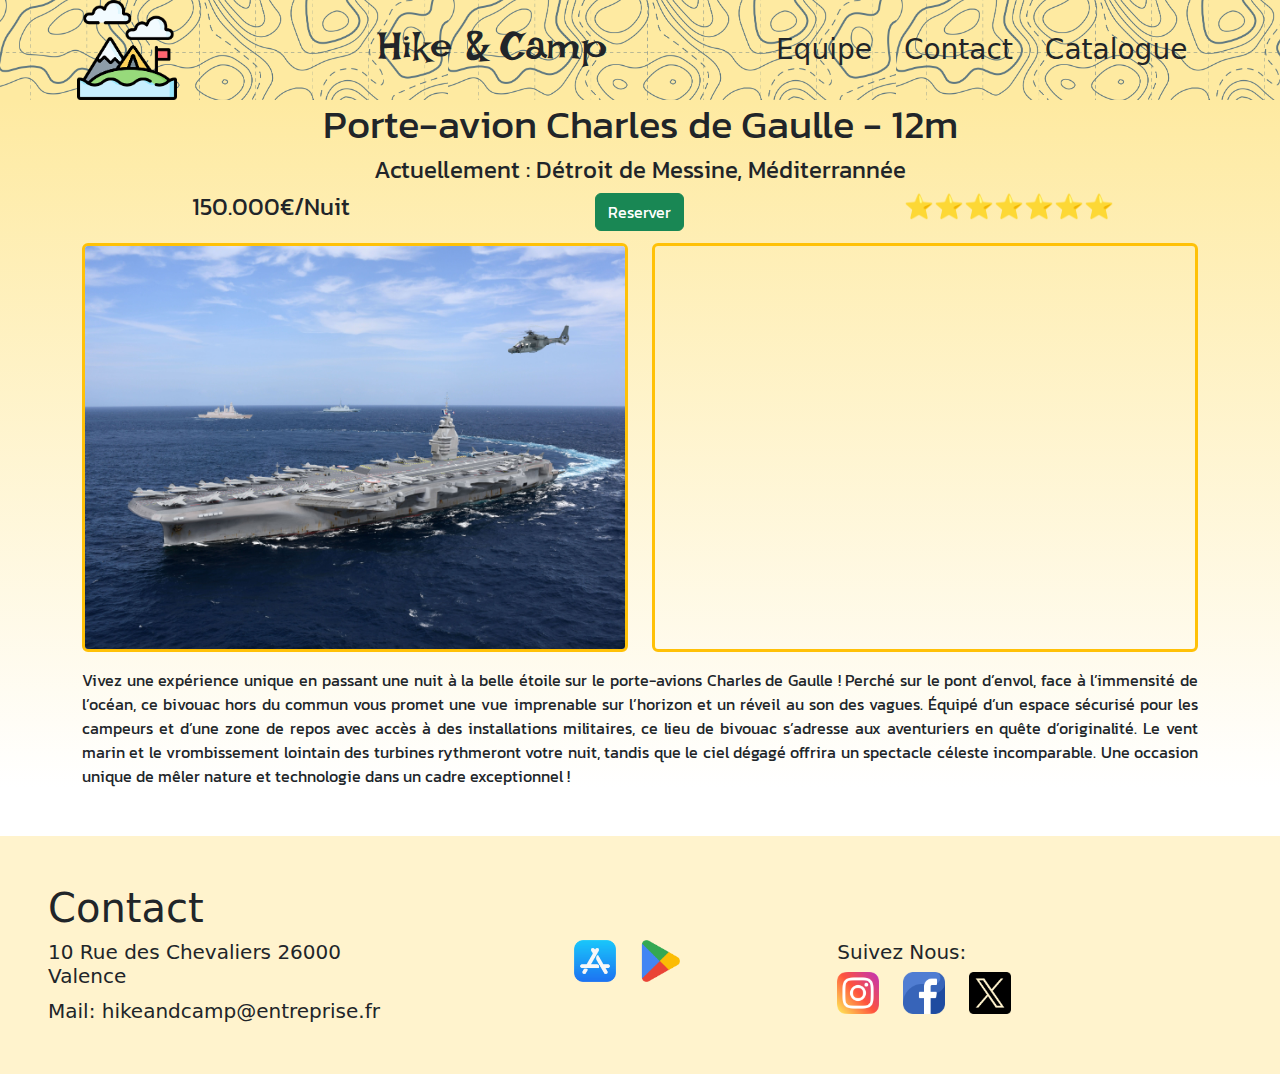
<file: produit3.html>
<!DOCTYPE html>
<html lang="fr">

<head>
    <meta charset="UTF-8">
    <meta name="viewport" content="width=device-width, initial-scale=1.0">
    <title>Hike & Camp</title>
    <link rel="icon" type="image/x-icon" href="./Images/Logo.png">


    <!-- Intégration bootstrap -->
    <link href="https://cdn.jsdelivr.net/npm/bootstrap@5.3.3/dist/css/bootstrap.min.css" rel="stylesheet"
        integrity="sha384-QWTKZyjpPEjISv5WaRU9OFeRpok6YctnYmDr5pNlyT2bRjXh0JMhjY6hW+ALEwIH" crossorigin="anonymous">

    <link rel="stylesheet" href="style.css">

    <!-- Importation Police de caractères -->

    <!-- Ligne de commande pour responsive -->
    <meta name="viewport" content="width=device-width, initial-scale=1.0">
</head>


<body>
    <!-- Intégrer ici le header -->

    <ul class="nav justify-content-around navheader bg-primary sticky-top align-items-center">
        <li class="nav-item">
            <a href="index.html"><img src="Images/Logo.png" class="img-fluid logo" alt="logo"></a>
        </li>
        <li class="nav-item">
            <h1 class="marque">Hike & Camp</h1>
        </li>
        <li class="nav-item d-flex flex-row">
            <a class="nav-link fs-3 text-dark" href="./equipe.html">Equipe</a>
            <a class="nav-link fs-3 text-dark" href="./contact.html">Contact</a>
            <a class="nav-link fs-3 text-dark" href="./catalogue.html">Catalogue</a>

        </li>

    </ul>
    <main id="blocDescription" class="position-relative">

        <h1 class="text-center">Porte-avion Charles de Gaulle - 12m</h1>
        <h4 class="text-center">Actuellement : Détroit de Messine, Méditerrannée</h4>


        <!-- Section Prix, avis et boutons-->
        <section class="container">
            <div class="row g-0 m-1 h-100">
                <div class="col-xl-4">
                    <h4 class="text-center">150.000€/Nuit</h4>
                </div>
                <div class="col-xl-4 mb-2 d-flex justify-content-center">
                    <a href="#formulaire_reservation" class="btn btn-success m-auto" role="button">Reserver</a>
                </div>
                <div class="col-xl-4">
                    <h4 class="text-center">⭐⭐⭐⭐⭐⭐⭐</h4>
                </div>
            </div>
        </section>


        <!-- Section photo et carte -->
        <section class="container">
            <div class="row g-4">
                <div class="col-xl-6">
                      <div class="ratio ratio-4x3">
                    <img class="w-100 border border-warning border-3 rounded-2" src="./Images/lieux/porteavion.jpg"
                        alt="Cabane du Roybon">
                      </div>
                </div>

                <div class="col-xl-6">
                    <iframe class="w-100 h-100 border border-warning border-3 rounded-2"
                        src="https://www.google.com/maps/embed?pb=!1m18!1m12!1m3!1d12535.989265270897!2d15.626502169409127!3d38.23316960502553!2m3!1f0!2f0!3f0!3m2!1i1024!2i768!4f13.1!3m3!1m2!1s0x131452fc94c7b677%3A0x75e0d4c85804c8e6!2sD%C3%A9troit%20de%20Messine!5e0!3m2!1sfr!2sfr!4v1743603018501!5m2!1sfr!2sfr"
                        allowfullscreen="" loading="lazy" referrerpolicy="no-referrer-when-downgrade"></iframe>





                </div>
            </div>
        </section>

        <!-- section description -->
        <section class="container my-3">
            <p>Vivez une expérience unique en passant une nuit à la belle étoile sur le porte-avions Charles de Gaulle !
                Perché sur le pont d’envol, face à l’immensité de l’océan, ce bivouac hors du commun vous promet une vue
                imprenable sur l’horizon et un réveil au son des vagues.

                Équipé d’un espace sécurisé pour les campeurs et d’une zone de repos avec accès à des installations
                militaires, ce lieu de bivouac s’adresse aux aventuriers en quête d’originalité. Le vent marin et le
                vrombissement lointain des turbines rythmeront votre nuit, tandis que le ciel dégagé offrira un
                spectacle céleste incomparable. Une occasion unique de mêler nature et technologie dans un cadre
                exceptionnel !
            </p>
        </section>

        <!-- Section réservation -->
        <div class="container position-fixed  translate-middle-x bottom-0 start-50 mb-3 ">
            <div id="formulaire_reservation"
                class="container border border-black border-5 rounded-5 p-1 bg-primary w-75">
                <form class="position-relative" action="https://httpbin.org/post" method="post">
                    <a class="btn btn-close position-absolute top-0 end-0 mt-3 me-4 border border-white border-3"
                        href="#blocDescription" role="button"></a>
                    <h2 class="text-center mb-4">Porte-Avion Charles de Gaulle</h2>

                    <div class="row">
                        <div class="mb-3 text-center col-12 col-xl-6">
                            <label for="nom" class="form-label fw-bold">Nom</label>
                            <input type="text" class="form-control" id="nom" name="nom" placeholder=" Votre nom"
                                required>
                        </div>
                        <div class="mb-3 text-center col-12 col-xl-6">
                            <label for="mail" class="form-label fw-bold">Mail</label>
                            <input type="Email" class="form-control" id="mail" name="mail" placeholder=" Votre mail"
                                required>
                        </div>
                    </div>


                    <div class="row">
                        <div class="mb-3 text-center col">
                            <label for="start" class="form-label fw-bold">Date d'arrivée</label>
                            <input type="date" class="form-control" id="start" name="start" required>
                        </div>
                        <div class="mb-3 text-center col">
                            <label for="end" class="form-label fw-bold">Date de départ</label>
                            <input type="date" class="form-control" id="end" name="end" required>
                        </div>
                    </div>

                    <div class="row">

                        <div class="col-12 col-lg-6">
                            <p class="text-start fw-bold">Options</p>
                            <div class="form-check text-start ">
                                <input class="form-check-input" type="checkbox" name="option1" id="option1">
                                <label class="form-check-label" for="option1">
                                    Panier de produits régionaux
                                </label>
                            </div>
                            <div class="form-check text-start">
                                <input class="form-check-input" type="checkbox" name="option2" id="option2">
                                <label class="form-check-label" for="option2">
                                    Minibar All-inclusive
                                </label>
                            </div>
                            <div class="form-check text-start">
                                <input class="form-check-input" type="checkbox" name="option3" id="option3">
                                <label class="form-check-label" for="option2">
                                    Feu d'artifice
                                </label>
                            </div>
                            <div class="form-check text-start">
                                <input class="form-check-input" type="checkbox" name="option4" id="option3">
                                <label class="form-check-label" for="option4">
                                    Soirée observation des étoiles
                                </label>
                            </div>
                        </div>

                        <div class="col-12 col-lg-6">
                            <p class="text-start fw-bold">Paiement</p>
                            <div class="form-check">
                                <input class="form-check-input" type="radio" name="paiement" value="cb" id="paiement1">
                                <label class="form-check-label" for="paiement1">
                                    Carte Bancaire
                                </label>
                            </div>
                            <div class="form-check">
                                <input class="form-check-input" type="radio" name="paiement" value="crypto"
                                    id="paiement2" checked>
                                <label class="form-check-label" for="paiement2">
                                    Cryptomonnaie
                                </label>
                            </div>
                            <div class="form-check">
                                <input class="form-check-input" type="radio" name="paiement" value="kinder"
                                    id="paiement3">
                                <label class="form-check-label" for="paiement3">
                                    Kinder Schokobons
                                </label>
                            </div>
                        </div>

                    </div>

                    <div class="container text-center">
                        <button type="reset" class="btn btn-danger">Effacer</button>
                        <button type="submit" class="btn btn-success">Payer</button>
                    </div>
                </form>
            </div>
        </div>

    </main>

    <!-- footer -->
    <footer class="container-fluid mt-5 p-5 bg-warning-subtle">
        <div class="row">
            <div class="row">
                <h2 class="fs-1">Contact</h2>
            </div>

            <div class="row">
                <div class="col-12 col-xl-4">
                    <h3 class="fs-5">10 Rue des Chevaliers 26000 Valence</h3>
                    <a href="mailto:hikeandcamp@entreprise.fr" class="link-dark fs-5 link-underline-opacity-0">Mail:
                        hikeandcamp@entreprise.fr</a>
                </div>
                <div class="col-12 col-xl-4">
                    <div class="d-flex row justify-content-center">
                        <a href="" class="col-3 col-xl-2" role="button"><img src="./Images/appstore.png" class="img-fluid" alt="logo-appstore" ></a>
                        <a href="" class="col-3 col-xl-2" role="button"><img src="./Images/playstore.png" class="img-fluid" alt="logo_playstore"></a>
                    </div>
                </div>

                <div class="col-12 col-xl-4">
                    <h2 class="fs-5">Suivez Nous:</h2>
                    <div class="row">
                        <a class="col-3 col-xl-2 " id="logo_insta" href="https://www.instagram.com/"><img
                                class="img-fluid" src="Images/instagram.png" alt="logo instagram"
                                title="logo instagram"></a>
                        <a class="col-3 col-xl-2" id="logo_face" href="https://www.facebook.com"><img class="img-fluid"
                                src="Images/facebook.png" alt="logo facebook" title="logo facebook"></a>
                        <a class="col-3 col-xl-2" id="logo_twit" href="https://x.com"><img class="img-fluid"
                                src="Images/twitter.png" alt="logo twitter" title="logo twitter"></a>
                    </div>

                </div>

            </div>
        </div>

    </footer>

</body>

</html>
</file>
<file: style.css>
@font-face {
    font-family: "Irish";
    src: url(fonts/Irish_Grover/IrishGrover-Regular.ttf) format("truetype");
}

@font-face {
    font-family: "Kanit";
    src: url(fonts/Kanit/Kanit-Regular.ttf) format("truetype");
}

/* * {
    outline: 1px solid red; 
} */

:root {
    --bs-primary-rgb: 254,234,161;
}

.navheader {
    background-image: url('Images/background.png');
    background-size: 35%;
}
.logo {
    height: 100px;
    margin-right: 3rem;
}

p{
    text-align: justify;
}

* {
    margin-top: 0;
}
main {
    font-family: "Kanit";
}

#blocDescription {
    background: linear-gradient(180deg, #FEEAA1, #FFFFFF);
}
.marque{
    font-family: "Irish";
}

/* formulaires de postulations = hidden */
#formulaire_poste_1,
#formulaire_poste_2,
#formulaire_poste_3,
#formulaire_reservation,
#confirmation_reservation {
    display: none;
}


/* formulaires de postulation = visibles quand target */
#formulaire_poste_1:target,
#formulaire_poste_2:target,
#formulaire_poste_3:target,
#formulaire_reservation:target,
#confirmation_reservation:target {
    display: block;
}


/* Définir l'animation */

@keyframes exempleAnimation {
    from {
    transform: rotate(0); /* Début de l'animation */
    }
    to {
    transform: rotate(360deg); /* Fin de l'animation */
    }
    }

    /* Appliquer l'animation à un élément */
.roule:hover {
     animation : exempleAnimation 0.5s infinite alternate; 
    }
</file>
